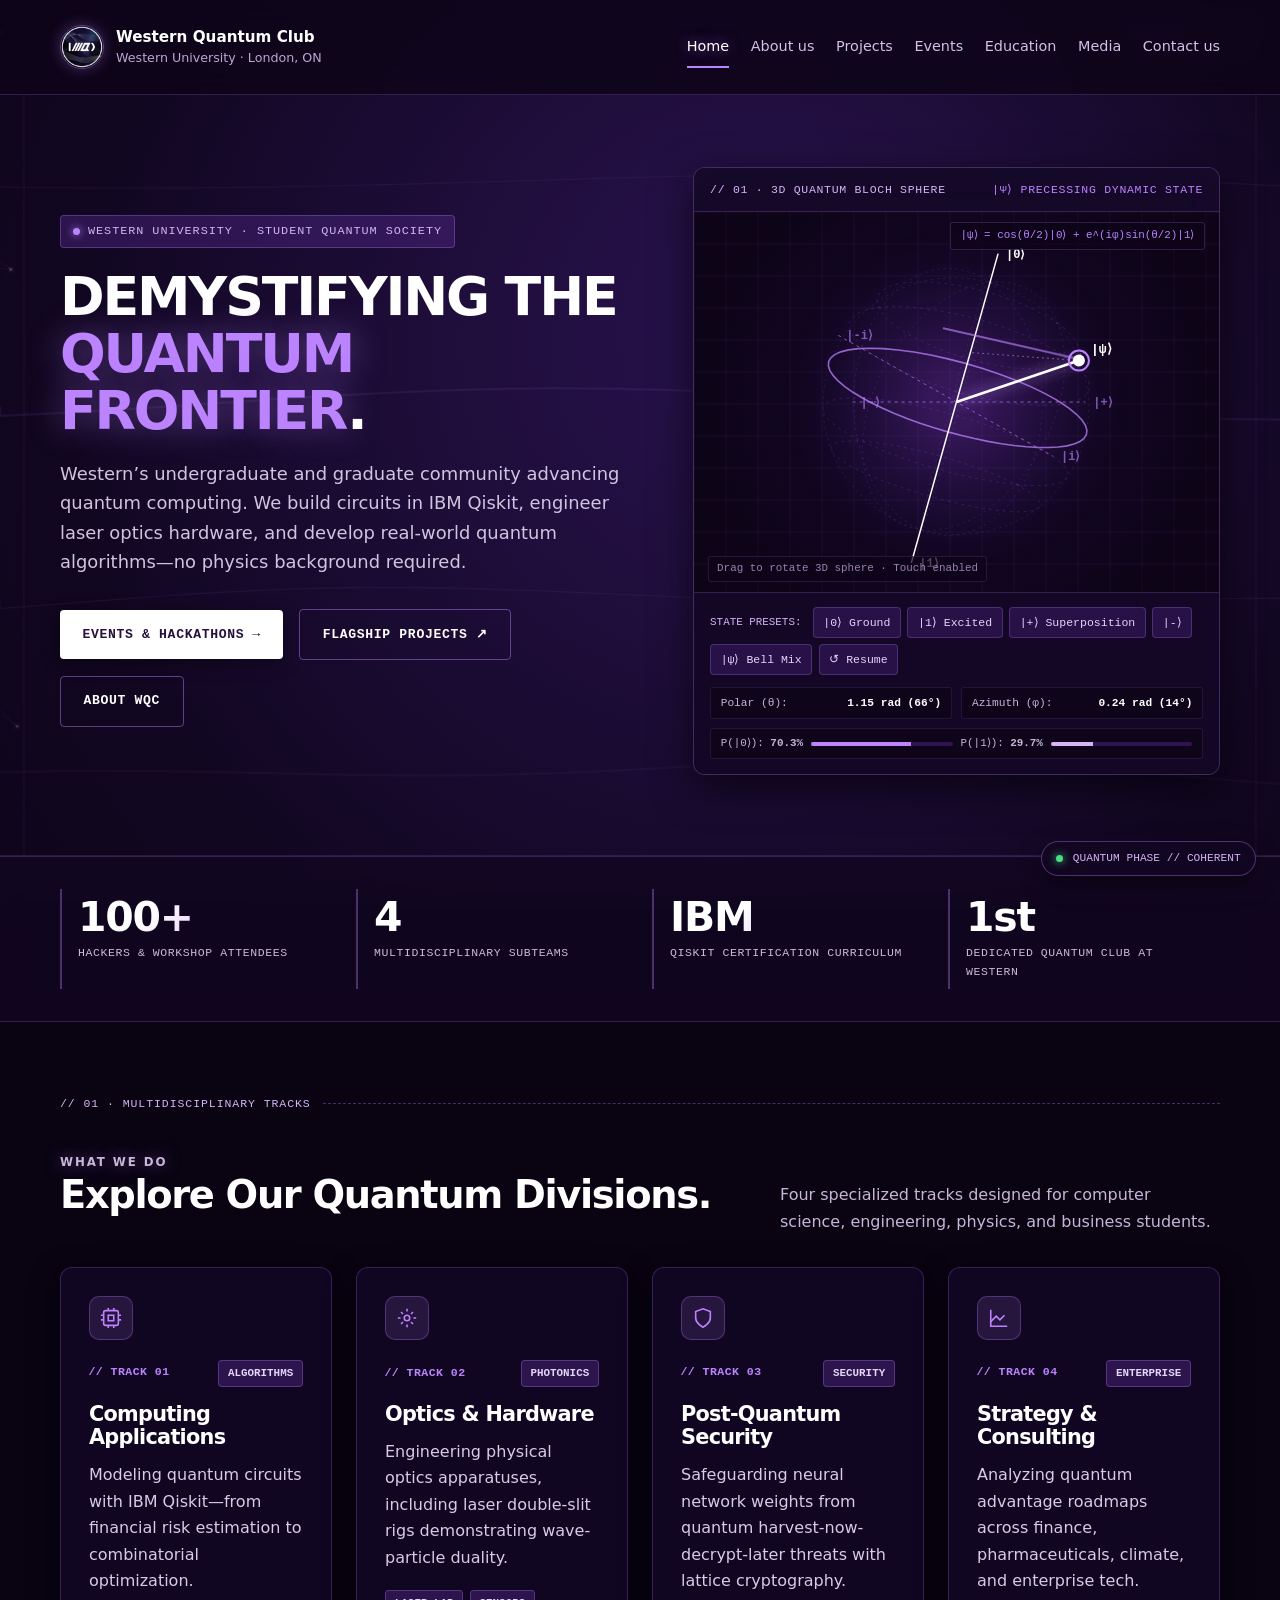
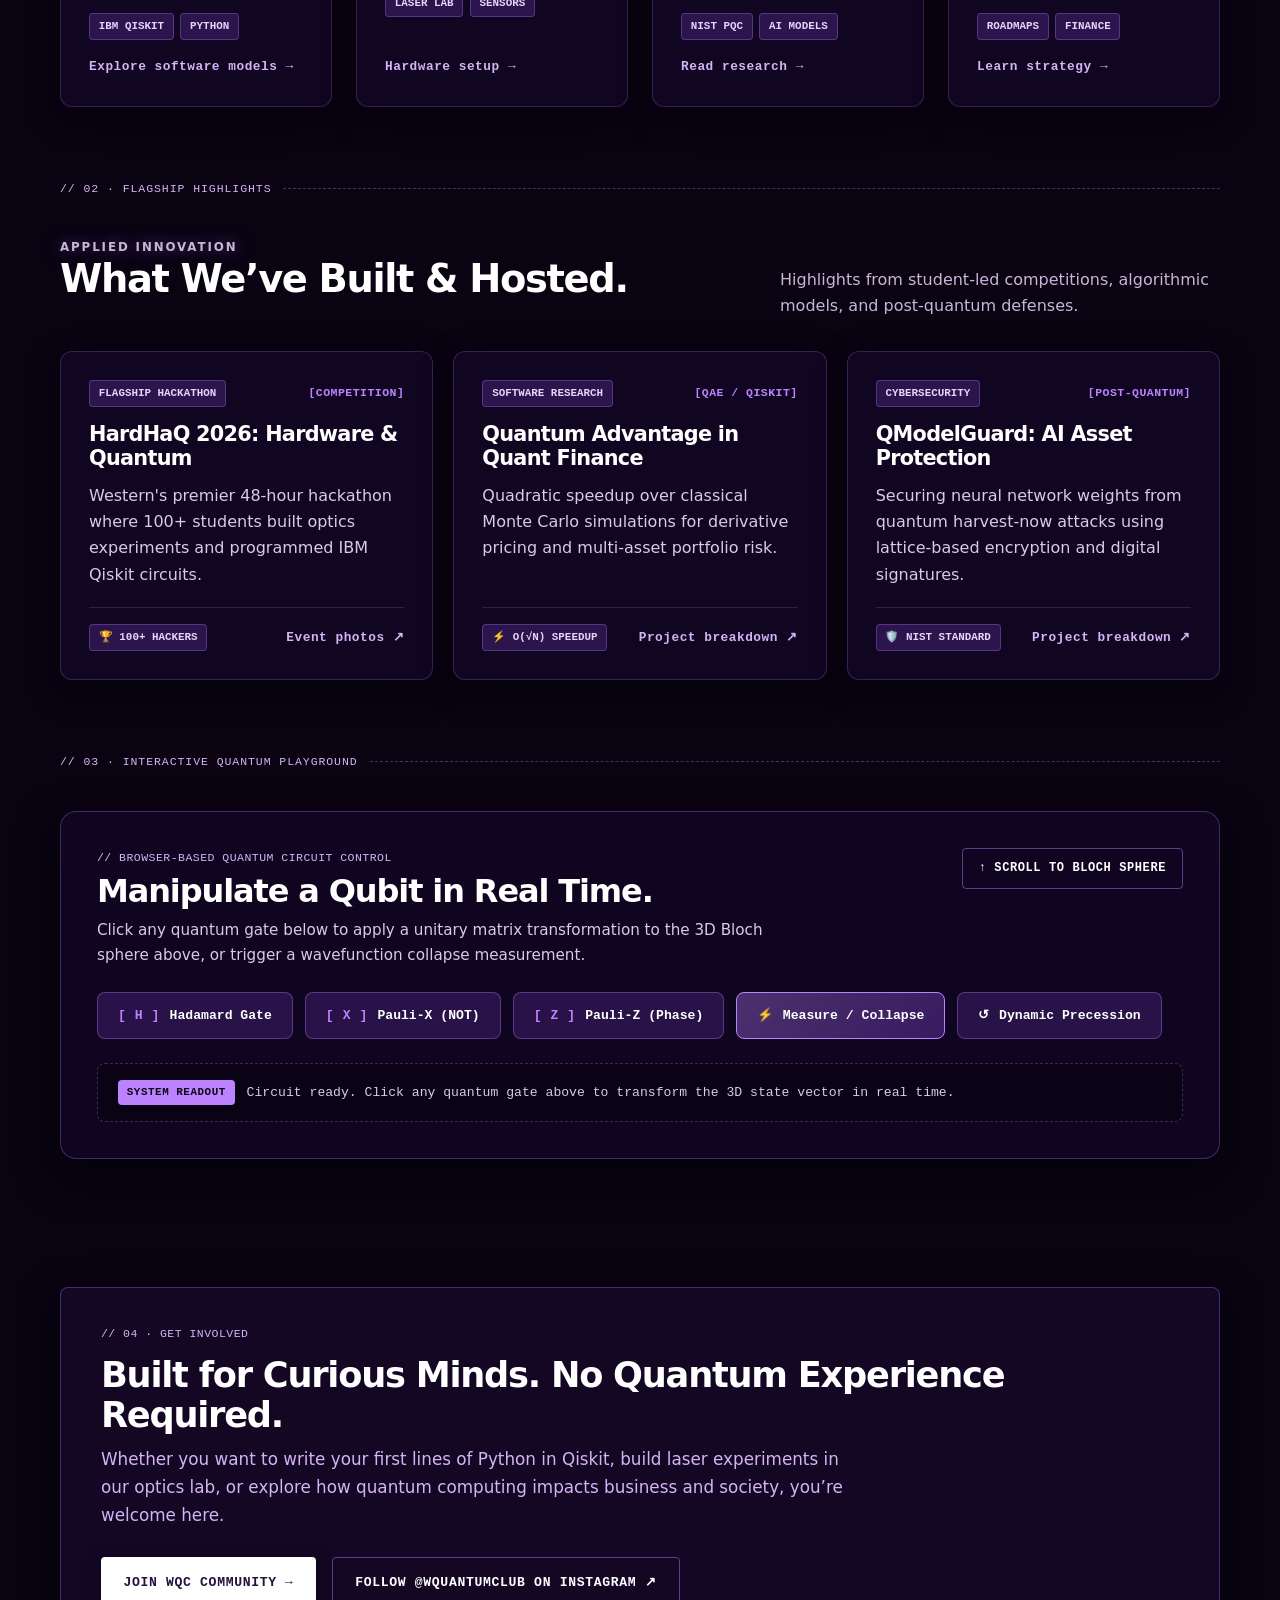
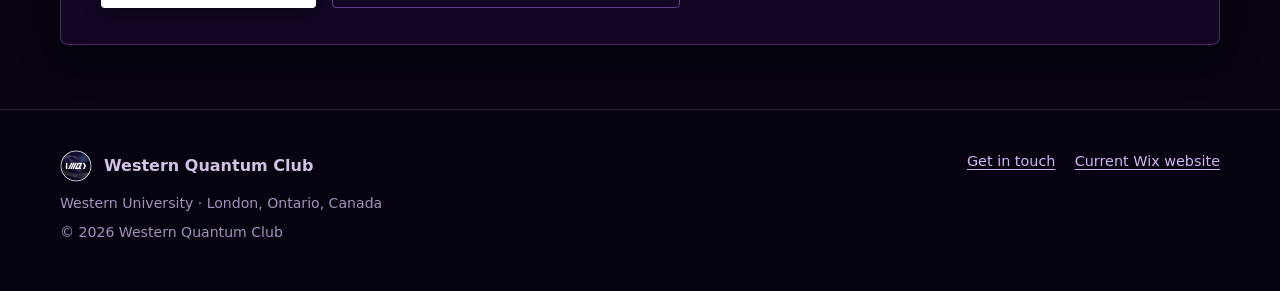
<file: index.html>
<!doctype html>
<html lang="en">
<head>
  <meta charset="utf-8">
  <meta name="viewport" content="width=device-width, initial-scale=1">
  <title>Home | Western Quantum Club</title>
  <meta name="description" content="Explore quantum computing with Western Quantum Club at Western University. Engineering quantum algorithms, Qiskit modeling, and research.">
  <link rel="stylesheet" href="assets/css/styles.css">
  <script src="assets/js/site.js" defer></script>
  <script src="assets/js/quantum-scroll-bg.js" defer></script>
  <script src="assets/js/bloch-sphere.js" defer></script>
</head>
<body data-page="home">
  <!-- Dynamic Full-Page Background Quantum Engine (Reacts to scroll & cursor) -->
  <canvas id="quantum-scroll-bg" aria-hidden="true"></canvas>

  <a class="skip-link" href="#main">Skip to content</a>
  <header id="site-header" class="site-header"></header>

  <main id="main" tabindex="-1">
    
    <!-- Hero Section: Waterloo Defence-inspired Quantum Visualizer -->
    <section class="hero-quantum" aria-labelledby="hero-heading">
      <div class="container hero-quantum-grid">
        
        <!-- Left: Copy & Actions -->
        <div>
          <div class="tech-tag">
            <span aria-hidden="true" style="display:inline-block;width:7px;height:7px;border-radius:50%;background:#bc83ff;box-shadow:0 0 8px #bc83ff;"></span>
            <span>Western University · Student Quantum Society</span>
          </div>
          
          <h1 id="hero-heading" class="hero-title-tech">
            Demystifying the <br>
            <span>Quantum Frontier</span>.
          </h1>
          
          <p class="hero-lead-tech">
            Western’s undergraduate and graduate community advancing quantum computing. We build circuits in IBM Qiskit, engineer laser optics hardware, and develop real-world quantum algorithms—no physics background required.
          </p>
          
          <div class="tech-actions">
            <a class="btn-tech" href="events/">Events &amp; Hackathons <span aria-hidden="true">→</span></a>
            <a class="btn-tech-outline" href="projects/">Flagship Projects ↗</a>
            <a class="btn-tech-outline" href="about/">About WQC</a>
          </div>
        </div>

        <!-- Right: Interactive 3D Bloch Sphere Visualizer -->
        <div class="bloch-box" aria-label="Interactive 3D Bloch Sphere Simulation">
          <div class="bloch-header">
            <span>// 01 · 3D Quantum Bloch Sphere</span>
            <span id="bloch-state-text" style="color:var(--accent-violet);">|ψ⟩ Precessing Dynamic State</span>
          </div>

          <div class="bloch-canvas-container">
            <canvas id="bloch-canvas" aria-label="3D Bloch Sphere Canvas"></canvas>
            <div class="bloch-hud-hint">Drag to rotate 3D sphere · Touch enabled</div>
            <div class="bloch-hud-readout">|ψ⟩ = cos(θ/2)|0⟩ + e^(iφ)sin(θ/2)|1⟩</div>
          </div>

          <div class="bloch-footer-controls">
            <!-- Preset State Buttons -->
            <div class="bloch-presets-bar">
              <span class="bloch-presets-label">State Presets:</span>
              <button type="button" class="preset-chip" data-bloch-preset="zero">|0⟩ Ground</button>
              <button type="button" class="preset-chip" data-bloch-preset="one">|1⟩ Excited</button>
              <button type="button" class="preset-chip" data-bloch-preset="plus">|+⟩ Superposition</button>
              <button type="button" class="preset-chip" data-bloch-preset="minus">|-⟩</button>
              <button type="button" class="preset-chip" data-bloch-preset="super">|ψ⟩ Bell Mix</button>
              <button type="button" class="preset-chip" id="bloch-resume-anim">↺ Resume</button>
            </div>

            <!-- Live Telemetry Readout -->
            <div class="bloch-telemetry-grid">
              <div class="telemetry-row">
                <span>Polar (θ):</span>
                <span class="telemetry-val" id="bloch-theta-val">1.05 rad (60°)</span>
              </div>
              <div class="telemetry-row">
                <span>Azimuth (φ):</span>
                <span class="telemetry-val" id="bloch-phi-val">0.79 rad (45°)</span>
              </div>
              <div class="telemetry-row" style="grid-column: span 2;">
                <div class="prob-meter">
                  <span style="font-size:0.68rem;min-width:55px;">P(|0⟩): <strong id="bloch-p0-val">75.0%</strong></span>
                  <div class="meter-track"><div id="bloch-p0-bar" class="meter-fill" style="width:75%;"></div></div>
                  <span style="font-size:0.68rem;min-width:55px;text-align:right;">P(|1⟩): <strong id="bloch-p1-val">25.0%</strong></span>
                  <div class="meter-track"><div id="bloch-p1-bar" class="meter-fill" style="width:25%;background:#d4b4f5;"></div></div>
                </div>
              </div>
            </div>
          </div>
        </div>

      </div>
    </section>

    <!-- Interactive Quantum Stats Strip (High-impact dynamic numbers, replacing static text strip) -->
    <div class="quantum-stats-strip">
      <div class="container stats-grid">
        <div class="stat-card">
          <span class="stat-number">100+</span>
          <span class="stat-label">Hackers &amp; Workshop Attendees</span>
        </div>
        <div class="stat-card">
          <span class="stat-number">4</span>
          <span class="stat-label">Multidisciplinary Subteams</span>
        </div>
        <div class="stat-card">
          <span class="stat-number">IBM</span>
          <span class="stat-label">Qiskit Certification Curriculum</span>
        </div>
        <div class="stat-card">
          <span class="stat-number">1st</span>
          <span class="stat-label">Dedicated Quantum Club at Western</span>
        </div>
      </div>
    </div>

    <!-- Section 01: Core Divisions (Iconic, Scannable, No Dense Blocks) -->
    <section class="section container" aria-labelledby="subteams-heading">
      <div class="tech-divider">
        <span>// 01 · Multidisciplinary Tracks</span>
      </div>
      
      <div class="section-heading">
        <div>
          <p class="eyebrow">What We Do</p>
          <h2 id="subteams-heading">Explore Our Quantum Divisions.</h2>
        </div>
        <p>Four specialized tracks designed for computer science, engineering, physics, and business students.</p>
      </div>

      <div class="tech-card-grid">
        <!-- Track 1: Computing -->
        <article class="tech-card">
          <div class="card-icon-box">
            <svg fill="none" viewBox="0 0 24 24" stroke-width="1.75">
              <rect x="4" y="4" width="16" height="16" rx="2" />
              <rect x="9" y="9" width="6" height="6" />
              <path d="M9 1v3M15 1v3M9 20v3M15 20v3M20 9h3M20 14h3M1 9h3M1 14h3" />
            </svg>
          </div>
          <div class="card-tech-header">
            <span class="hud-mono" style="color:var(--accent-violet);font-weight:700;">// TRACK 01</span>
            <span class="badge-pill">Algorithms</span>
          </div>
          <h3>Computing Applications</h3>
          <p>Modeling quantum circuits with IBM Qiskit—from financial risk estimation to combinatorial optimization.</p>
          <div style="display:flex;gap:0.4rem;flex-wrap:wrap;margin-bottom:1rem;">
            <span class="badge-pill">IBM Qiskit</span>
            <span class="badge-pill">Python</span>
          </div>
          <a class="hud-mono" style="font-size:0.8rem;font-weight:700;margin-top:auto;" href="projects/">Explore software models <span aria-hidden="true">→</span></a>
        </article>

        <!-- Track 2: Hardware & Optics -->
        <article class="tech-card">
          <div class="card-icon-box">
            <svg fill="none" viewBox="0 0 24 24" stroke-width="1.75">
              <circle cx="12" cy="12" r="3" />
              <path d="M12 2v3m0 14v3M2 12h3m14 0h3m-3.5-6.5l-2.1 2.1m-8.8 8.8l-2.1 2.1m0-13l2.1 2.1m8.8 8.8l2.1 2.1" />
            </svg>
          </div>
          <div class="card-tech-header">
            <span class="hud-mono" style="color:var(--accent-violet);font-weight:700;">// TRACK 02</span>
            <span class="badge-pill">Photonics</span>
          </div>
          <h3>Optics &amp; Hardware</h3>
          <p>Engineering physical optics apparatuses, including laser double-slit rigs demonstrating wave-particle duality.</p>
          <div style="display:flex;gap:0.4rem;flex-wrap:wrap;margin-bottom:1rem;">
            <span class="badge-pill">Laser Lab</span>
            <span class="badge-pill">Sensors</span>
          </div>
          <a class="hud-mono" style="font-size:0.8rem;font-weight:700;margin-top:auto;" href="projects/">Hardware setup <span aria-hidden="true">→</span></a>
        </article>

        <!-- Track 3: Post-Quantum Security -->
        <article class="tech-card">
          <div class="card-icon-box">
            <svg fill="none" viewBox="0 0 24 24" stroke-width="1.75">
              <path d="M12 22s8-4 8-10V5l-8-3-8 3v7c0 6 8 10 8 10z" />
            </svg>
          </div>
          <div class="card-tech-header">
            <span class="hud-mono" style="color:var(--accent-violet);font-weight:700;">// TRACK 03</span>
            <span class="badge-pill">Security</span>
          </div>
          <h3>Post-Quantum Security</h3>
          <p>Safeguarding neural network weights from quantum harvest-now-decrypt-later threats with lattice cryptography.</p>
          <div style="display:flex;gap:0.4rem;flex-wrap:wrap;margin-bottom:1rem;">
            <span class="badge-pill">NIST PQC</span>
            <span class="badge-pill">AI Models</span>
          </div>
          <a class="hud-mono" style="font-size:0.8rem;font-weight:700;margin-top:auto;" href="projects/">Read research <span aria-hidden="true">→</span></a>
        </article>

        <!-- Track 4: Strategy & Consulting -->
        <article class="tech-card">
          <div class="card-icon-box">
            <svg fill="none" viewBox="0 0 24 24" stroke-width="1.75">
              <path d="M3 3v18h18" />
              <path d="M18 9l-5 5-4-4-6 6" />
            </svg>
          </div>
          <div class="card-tech-header">
            <span class="hud-mono" style="color:var(--accent-violet);font-weight:700;">// TRACK 04</span>
            <span class="badge-pill">Enterprise</span>
          </div>
          <h3>Strategy &amp; Consulting</h3>
          <p>Analyzing quantum advantage roadmaps across finance, pharmaceuticals, climate, and enterprise tech.</p>
          <div style="display:flex;gap:0.4rem;flex-wrap:wrap;margin-bottom:1rem;">
            <span class="badge-pill">Roadmaps</span>
            <span class="badge-pill">Finance</span>
          </div>
          <a class="hud-mono" style="font-size:0.8rem;font-weight:700;margin-top:auto;" href="about/">Learn strategy <span aria-hidden="true">→</span></a>
        </article>
      </div>
    </section>

    <!-- Section 02: Flagship Highlights (Bite-sized, High Visual Impact) -->
    <section class="section container" style="padding-top:0;" aria-labelledby="projects-heading">
      <div class="tech-divider">
        <span>// 02 · Flagship Highlights</span>
      </div>

      <div class="section-heading">
        <div>
          <p class="eyebrow">Applied Innovation</p>
          <h2 id="projects-heading">What We’ve Built &amp; Hosted.</h2>
        </div>
        <p>Highlights from student-led competitions, algorithmic models, and post-quantum defenses.</p>
      </div>

      <div class="cards" style="grid-template-columns: repeat(3, 1fr);">
        <article class="tech-card">
          <div class="card-tech-header">
            <span class="badge-pill">Flagship Hackathon</span>
            <span class="hud-mono" style="color:var(--accent-violet);font-weight:bold;">[COMPETITION]</span>
          </div>
          <h3>HardHaQ 2026: Hardware &amp; Quantum</h3>
          <p>Western's premier 48-hour hackathon where 100+ students built optics experiments and programmed IBM Qiskit circuits.</p>
          <div style="margin-top:auto;display:flex;justify-content:space-between;align-items:center;padding-top:1rem;border-top:1px solid rgba(188,131,255,0.18);">
            <span class="badge-pill">🏆 100+ Hackers</span>
            <a class="hud-mono" style="font-size:0.8rem;font-weight:700;" href="events/">Event photos <span aria-hidden="true">↗</span></a>
          </div>
        </article>

        <article class="tech-card">
          <div class="card-tech-header">
            <span class="badge-pill">Software Research</span>
            <span class="hud-mono" style="color:var(--accent-violet);font-weight:bold;">[QAE / QISKIT]</span>
          </div>
          <h3>Quantum Advantage in Quant Finance</h3>
          <p>Quadratic speedup over classical Monte Carlo simulations for derivative pricing and multi-asset portfolio risk.</p>
          <div style="margin-top:auto;display:flex;justify-content:space-between;align-items:center;padding-top:1rem;border-top:1px solid rgba(188,131,255,0.18);">
            <span class="badge-pill">⚡ O(√N) Speedup</span>
            <a class="hud-mono" style="font-size:0.8rem;font-weight:700;" href="projects/">Project breakdown <span aria-hidden="true">↗</span></a>
          </div>
        </article>

        <article class="tech-card">
          <div class="card-tech-header">
            <span class="badge-pill">Cybersecurity</span>
            <span class="hud-mono" style="color:var(--accent-violet);font-weight:bold;">[POST-QUANTUM]</span>
          </div>
          <h3>QModelGuard: AI Asset Protection</h3>
          <p>Securing neural network weights from quantum harvest-now attacks using lattice-based encryption and digital signatures.</p>
          <div style="margin-top:auto;display:flex;justify-content:space-between;align-items:center;padding-top:1rem;border-top:1px solid rgba(188,131,255,0.18);">
            <span class="badge-pill">🛡️ NIST Standard</span>
            <a class="hud-mono" style="font-size:0.8rem;font-weight:700;" href="projects/">Project breakdown <span aria-hidden="true">↗</span></a>
          </div>
        </article>
      </div>
    </section>

    <!-- Section 03: Hands-On Interactive Quantum Gate Playground -->
    <section class="section container" style="padding-top:0;" aria-labelledby="playground-heading">
      <div class="tech-divider">
        <span>// 03 · Interactive Quantum Playground</span>
      </div>

      <div class="gate-playground-box">
        <div style="display:flex;justify-content:space-between;align-items:flex-start;flex-wrap:wrap;gap:1rem;">
          <div>
            <div class="hud-mono" style="font-size:0.72rem;color:var(--accent-lilac);text-transform:uppercase;margin-bottom:0.4rem;">
              // BROWSER-BASED QUANTUM CIRCUIT CONTROL
            </div>
            <h2 id="playground-heading" style="color:#ffffff;font-size:clamp(1.5rem,2.8vw,2rem);margin:0 0 0.5rem;">
              Manipulate a Qubit in Real Time.
            </h2>
            <p style="color:#d8caea;font-size:0.95rem;max-width:680px;margin:0;">
              Click any quantum gate below to apply a unitary matrix transformation to the 3D Bloch sphere above, or trigger a wavefunction collapse measurement.
            </p>
          </div>
          <a class="btn-tech-outline" href="#hero-heading" style="font-size:0.75rem;padding:0.6rem 1rem;">
            ↑ Scroll to Bloch Sphere
          </a>
        </div>

        <div class="gate-controls-bar">
          <button type="button" class="btn-gate" data-bloch-gate="h" title="Puts qubit into equal superposition">
            <span class="hud-mono" style="color:var(--accent-violet);">[ H ]</span>
            <span>Hadamard Gate</span>
          </button>
          <button type="button" class="btn-gate" data-bloch-gate="x" title="Inverts state between ground and excited">
            <span class="hud-mono" style="color:var(--accent-violet);">[ X ]</span>
            <span>Pauli-X (NOT)</span>
          </button>
          <button type="button" class="btn-gate" data-bloch-gate="z" title="Introduces relative phase shift">
            <span class="hud-mono" style="color:var(--accent-violet);">[ Z ]</span>
            <span>Pauli-Z (Phase)</span>
          </button>
          <button type="button" class="btn-gate btn-measure" data-bloch-gate="measure" title="Simulates observer effect / Born rule collapse">
            <span>⚡</span>
            <span>Measure / Collapse</span>
          </button>
          <button type="button" class="btn-gate" data-bloch-gate="resume" title="Resumes dynamic precession">
            <span>↺</span>
            <span>Dynamic Precession</span>
          </button>
        </div>

        <div class="gate-live-output">
          <span class="gate-live-badge">SYSTEM READOUT</span>
          <span id="gate-live-text">Circuit ready. Click any quantum gate above to transform the 3D state vector in real time.</span>
        </div>
      </div>
    </section>

    <!-- Section 04: Welcoming Community Callout (Zero Block Jargon) -->
    <section class="container" style="margin-bottom:4rem;" aria-labelledby="community-heading">
      <div class="callout" style="background:rgba(22, 9, 41, 0.85);backdrop-filter:blur(14px);color:#ffffff;border:1px solid rgba(188,131,255,0.3);box-shadow:0 12px 36px rgba(0,0,0,0.5);padding:2.25rem 2.5rem;">
        <div class="hud-mono" style="font-size:0.72rem;color:var(--accent-lilac);margin-bottom:0.75rem;">// 04 · GET INVOLVED</div>
        <h2 id="community-heading" style="color:#ffffff;font-size:clamp(1.6rem,2.8vw,2.2rem);margin-bottom:0.75rem;">
          Built for Curious Minds. No Quantum Experience Required.
        </h2>
        <p style="color:#d4b4f5;max-width:760px;font-size:1.05rem;line-height:1.65;margin-bottom:1.75rem;">
          Whether you want to write your first lines of Python in Qiskit, build laser experiments in our optics lab, or explore how quantum computing impacts business and society, you’re welcome here.
        </p>
        <div style="display:flex;flex-wrap:wrap;gap:1rem;">
          <a class="btn-tech" href="contact/">Join WQC Community <span aria-hidden="true">→</span></a>
          <a class="btn-tech-outline" href="https://www.instagram.com/wquantumclub/" target="_blank" rel="noopener noreferrer">Follow @wquantumclub on Instagram ↗</a>
        </div>
      </div>
    </section>

  </main>

  <footer id="site-footer" class="site-footer"></footer>

  <!-- Floating Scroll Quantum Telemetry Status -->
  <div class="scroll-telemetry-pill" aria-hidden="true">
    <span class="scroll-indicator-dot"></span>
    <span id="hud-telemetry-text">QUANTUM PHASE // COHERENT</span>
  </div>
</body>
</html>
</file>
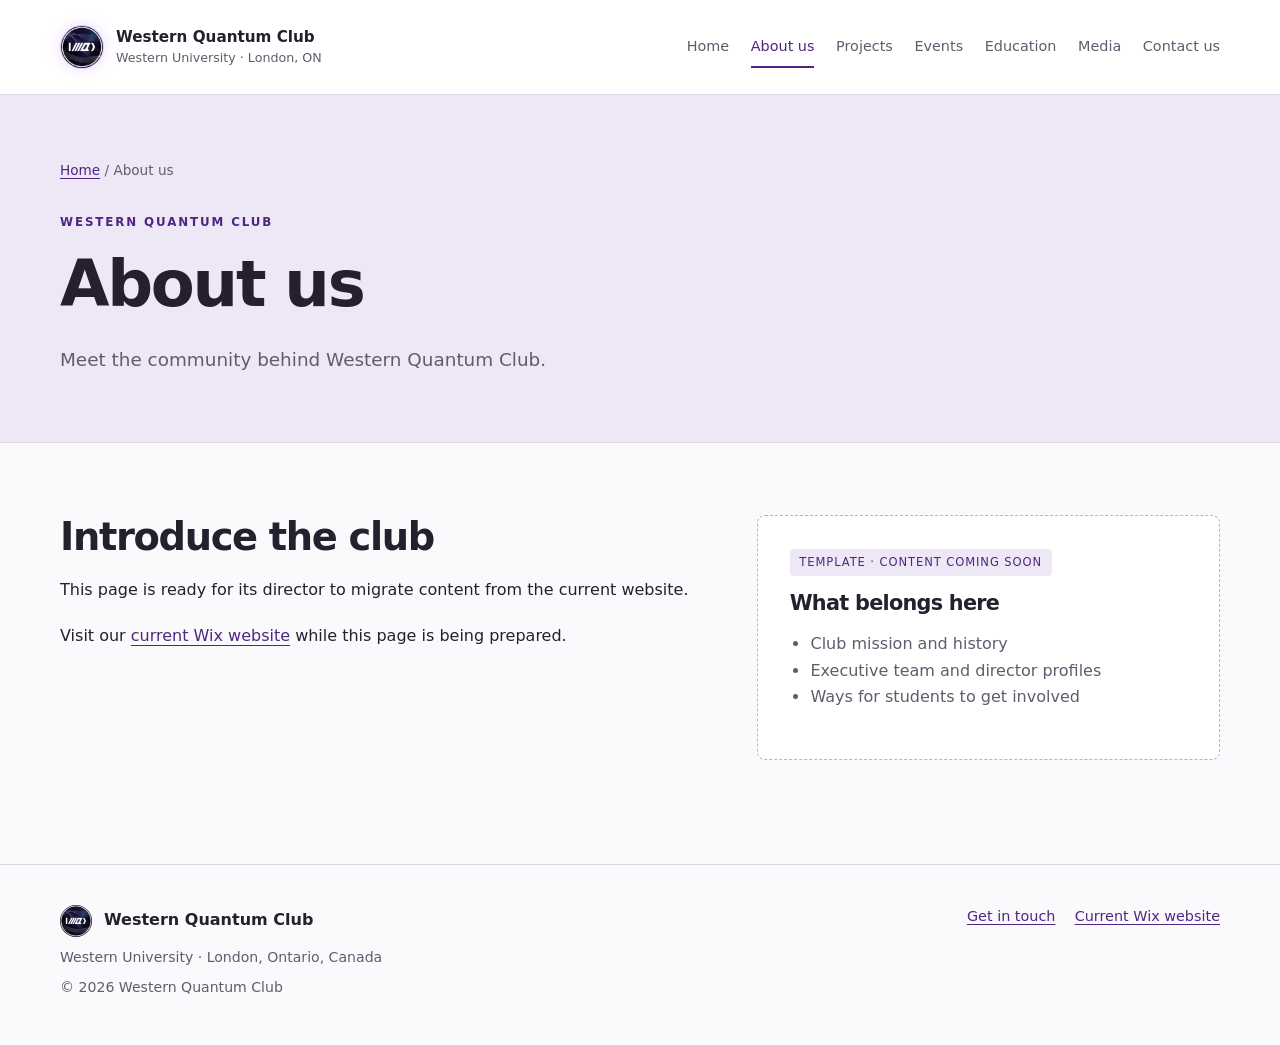
<file: about/index.html>
<!doctype html>
<html lang="en">
<head>
  <meta charset="utf-8">
  <meta name="viewport" content="width=device-width, initial-scale=1">
  <title>About us | Western Quantum Club</title>
  <meta name="description" content="Meet the community behind Western Quantum Club.">
  <link rel="stylesheet" href="../assets/css/styles.css">
  <script src="../assets/js/site.js" defer></script>
</head>
<body data-page="about">
  <a class="skip-link" href="#main">Skip to content</a>
  <header id="site-header" class="site-header"></header>
  <main id="main" tabindex="-1">
    <!-- About us owner: edit this file. Shared header/footer live in assets/js/site.js. -->
    <section class="page-intro">
      <div class="container">
        <div class="breadcrumb"><a href="../">Home</a> / About us</div>
        <p class="eyebrow">Western Quantum Club</p>
        <h1>About us</h1>
        <p class="lead">Meet the community behind Western Quantum Club.</p>
      </div>
    </section>
    <section class="section container content-grid" aria-labelledby="page-heading">
      <div><h2 id="page-heading">Introduce the club</h2><p>This page is ready for its director to migrate content from the current website.</p><p>Visit our <a href="https://www.westernquantumclub.ca/">current Wix website</a> while this page is being prepared.</p></div>
      <!-- Replace this checklist with the page’s real content before publishing. -->
      <aside class="placeholder" aria-label="Migration checklist">
        <span class="placeholder-label">Template · content coming soon</span>
        <h3>What belongs here</h3>
        <ul><li>Club mission and history</li><li>Executive team and director profiles</li><li>Ways for students to get involved</li></ul>
      </aside>
    </section>
  </main>
  <footer id="site-footer" class="site-footer"></footer>
</body>
</html>
</file>
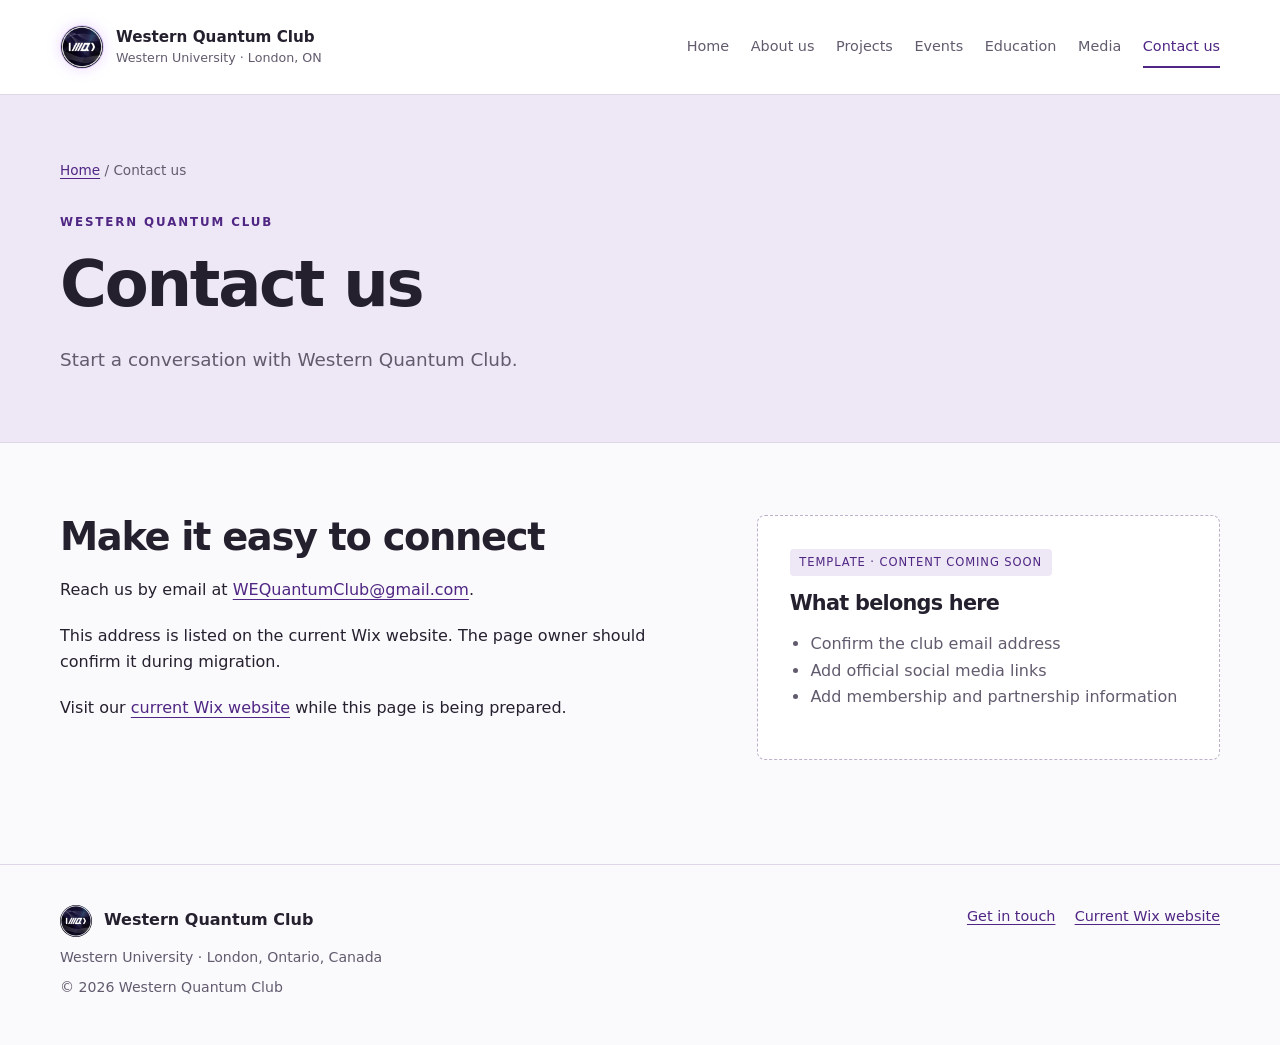
<file: contact/index.html>
<!doctype html>
<html lang="en">
<head>
  <meta charset="utf-8">
  <meta name="viewport" content="width=device-width, initial-scale=1">
  <title>Contact us | Western Quantum Club</title>
  <meta name="description" content="Start a conversation with Western Quantum Club.">
  <link rel="stylesheet" href="../assets/css/styles.css">
  <script src="../assets/js/site.js" defer></script>
</head>
<body data-page="contact">
  <a class="skip-link" href="#main">Skip to content</a>
  <header id="site-header" class="site-header"></header>
  <main id="main" tabindex="-1">
    <!-- Contact us owner: edit this file. Shared header/footer live in assets/js/site.js. -->
    <section class="page-intro">
      <div class="container">
        <div class="breadcrumb"><a href="../">Home</a> / Contact us</div>
        <p class="eyebrow">Western Quantum Club</p>
        <h1>Contact us</h1>
        <p class="lead">Start a conversation with Western Quantum Club.</p>
      </div>
    </section>
    <section class="section container content-grid" aria-labelledby="page-heading">
      <div><h2 id="page-heading">Make it easy to connect</h2><p>Reach us by email at <a href="mailto:WEQuantumClub@gmail.com">WEQuantumClub@gmail.com</a>.</p><p>This address is listed on the current Wix website. The page owner should confirm it during migration.</p><p>Visit our <a href="https://www.westernquantumclub.ca/">current Wix website</a> while this page is being prepared.</p></div>
      <!-- Replace this checklist with the page’s real content before publishing. -->
      <aside class="placeholder" aria-label="Migration checklist">
        <span class="placeholder-label">Template · content coming soon</span>
        <h3>What belongs here</h3>
        <ul><li>Confirm the club email address</li><li>Add official social media links</li><li>Add membership and partnership information</li></ul>
      </aside>
    </section>
  </main>
  <footer id="site-footer" class="site-footer"></footer>
</body>
</html>
</file>
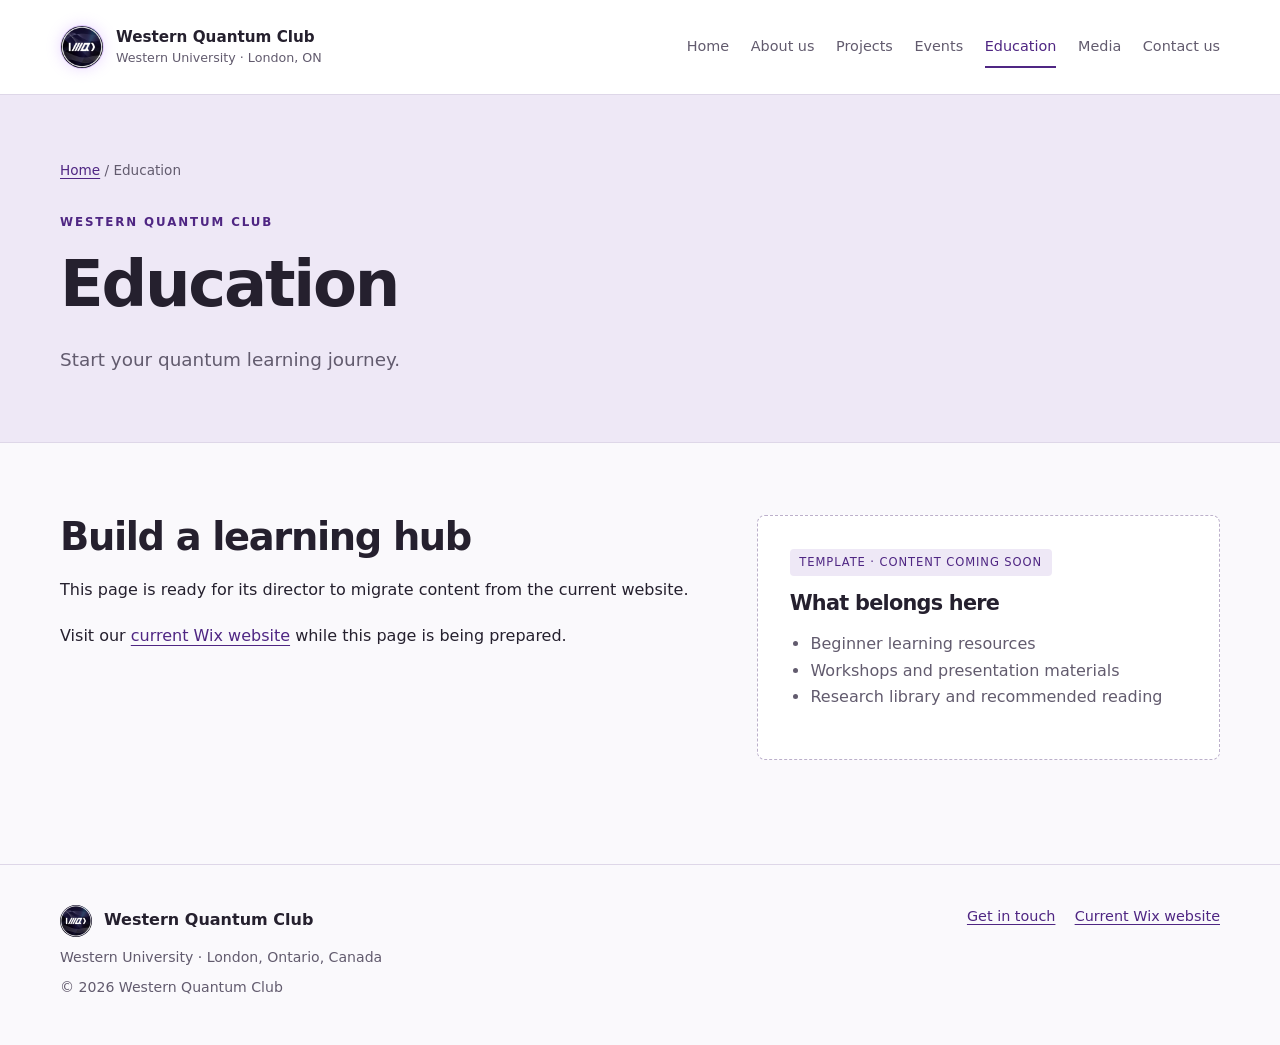
<file: education/index.html>
<!doctype html>
<html lang="en">
<head>
  <meta charset="utf-8">
  <meta name="viewport" content="width=device-width, initial-scale=1">
  <title>Education | Western Quantum Club</title>
  <meta name="description" content="Start your quantum learning journey.">
  <link rel="stylesheet" href="../assets/css/styles.css">
  <script src="../assets/js/site.js" defer></script>
</head>
<body data-page="education">
  <a class="skip-link" href="#main">Skip to content</a>
  <header id="site-header" class="site-header"></header>
  <main id="main" tabindex="-1">
    <!-- Education owner: edit this file. Shared header/footer live in assets/js/site.js. -->
    <section class="page-intro">
      <div class="container">
        <div class="breadcrumb"><a href="../">Home</a> / Education</div>
        <p class="eyebrow">Western Quantum Club</p>
        <h1>Education</h1>
        <p class="lead">Start your quantum learning journey.</p>
      </div>
    </section>
    <section class="section container content-grid" aria-labelledby="page-heading">
      <div><h2 id="page-heading">Build a learning hub</h2><p>This page is ready for its director to migrate content from the current website.</p><p>Visit our <a href="https://www.westernquantumclub.ca/">current Wix website</a> while this page is being prepared.</p></div>
      <!-- Replace this checklist with the page’s real content before publishing. -->
      <aside class="placeholder" aria-label="Migration checklist">
        <span class="placeholder-label">Template · content coming soon</span>
        <h3>What belongs here</h3>
        <ul><li>Beginner learning resources</li><li>Workshops and presentation materials</li><li>Research library and recommended reading</li></ul>
      </aside>
    </section>
  </main>
  <footer id="site-footer" class="site-footer"></footer>
</body>
</html>
</file>
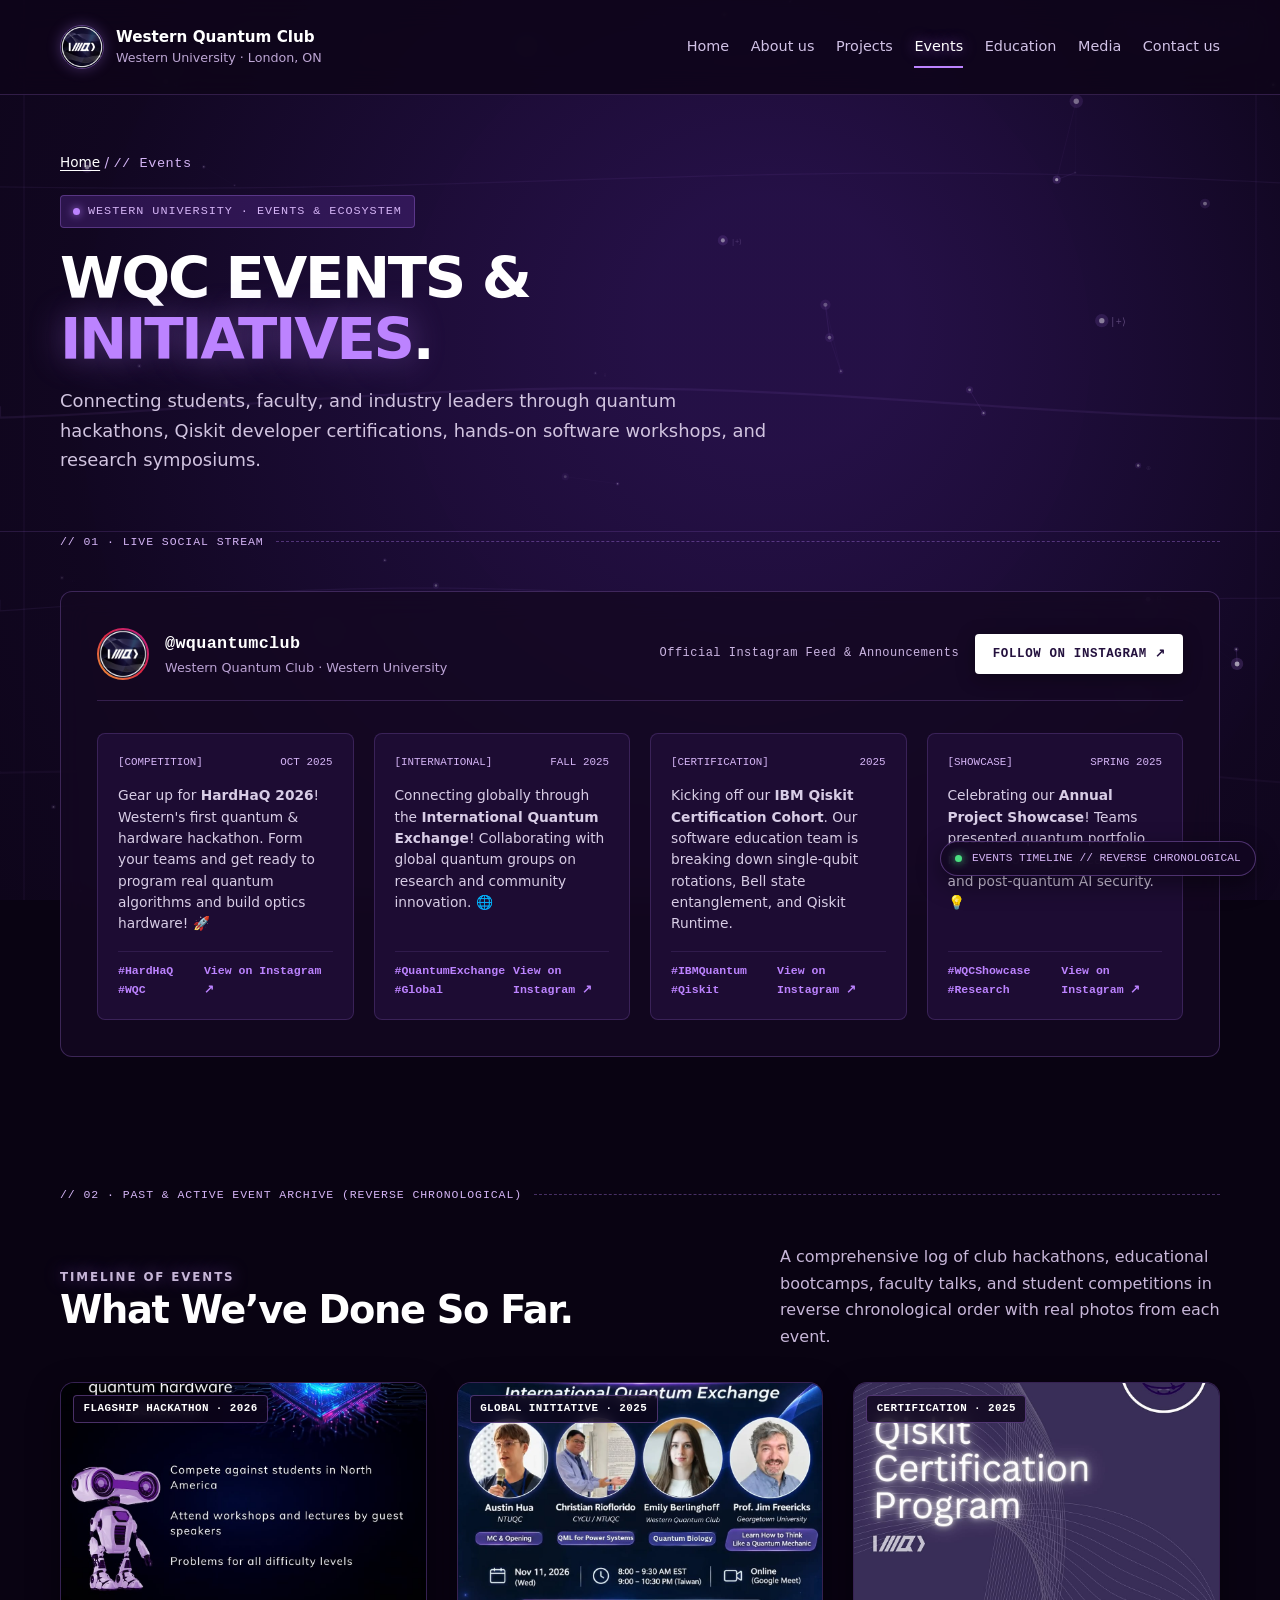
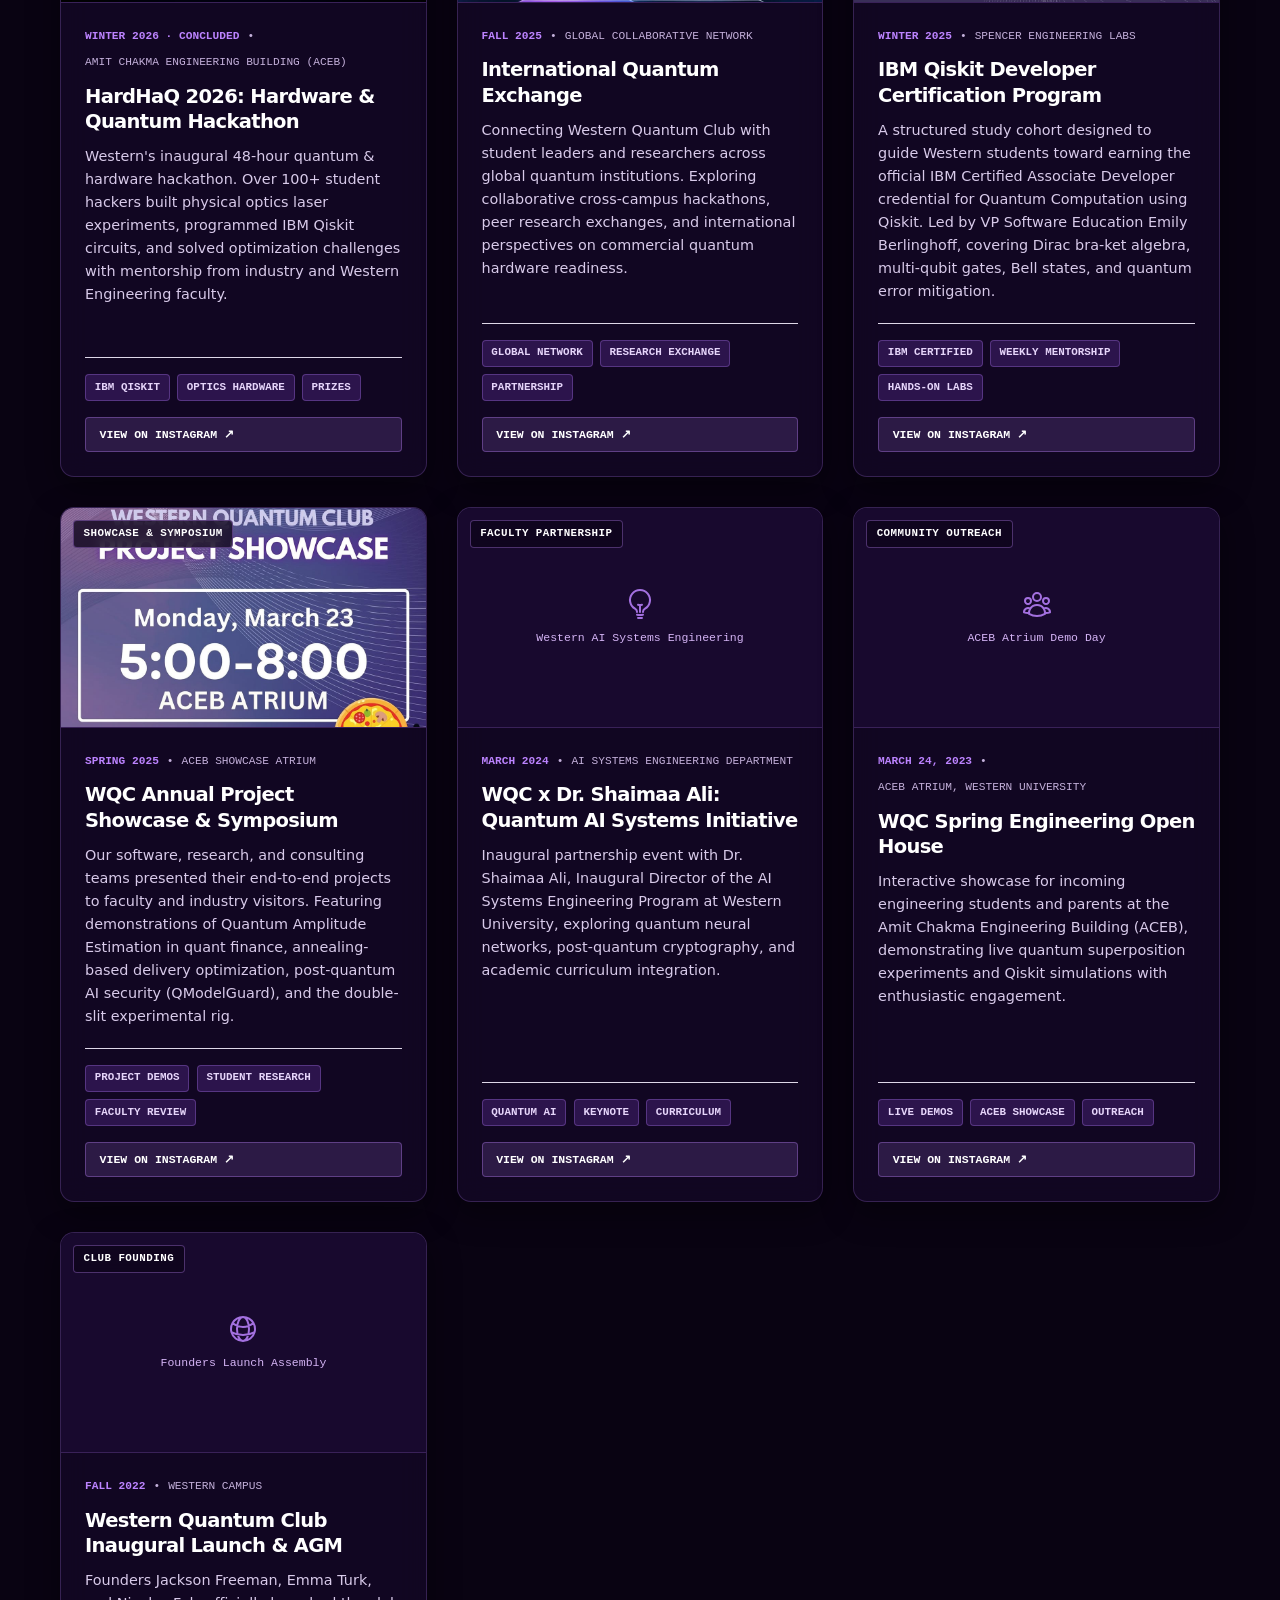
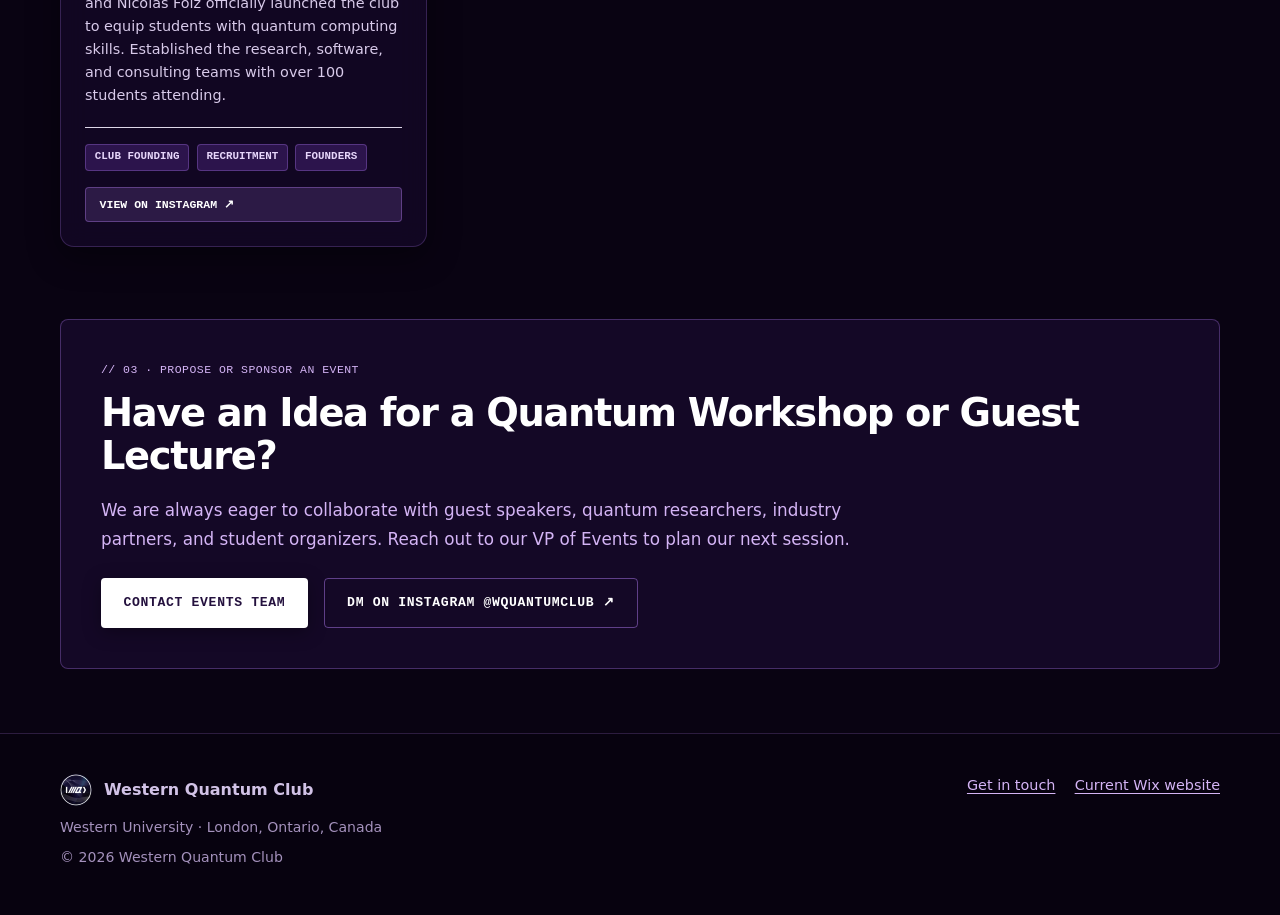
<file: events/index.html>
<!doctype html>
<html lang="en">
<head>
  <meta charset="utf-8">
  <meta name="viewport" content="width=device-width, initial-scale=1">
  <title>Events | Western Quantum Club</title>
  <meta name="description" content="Explore upcoming and past events, hackathons, Qiskit certification cohorts, and Instagram updates from Western Quantum Club at Western University.">
  <link rel="stylesheet" href="../assets/css/styles.css">
  <script src="../assets/js/site.js" defer></script>
  <script src="../assets/js/quantum-scroll-bg.js" defer></script>
</head>
<body data-page="events">
  <!-- Dynamic Full-Page Background Quantum Engine (Color transitions as you scroll) -->
  <canvas id="quantum-scroll-bg" aria-hidden="true"></canvas>

  <a class="skip-link" href="#main">Skip to content</a>
  <header id="site-header" class="site-header"></header>

  <main id="main" tabindex="-1">

    <!-- Page Header (Technical Waterloo Defence Style) -->
    <section class="hero-quantum" style="padding: 3.5rem 0 3.5rem;" aria-labelledby="events-heading">
      <div class="container">
        <div class="breadcrumb" style="color:var(--accent-lilac);margin-bottom:1.25rem;">
          <a href="../" style="color:#ffffff;">Home</a> / <span class="hud-mono">// Events</span>
        </div>
        
        <div class="tech-tag">
          <span aria-hidden="true" style="display:inline-block;width:7px;height:7px;border-radius:50%;background:#bc83ff;box-shadow:0 0 8px #bc83ff;"></span>
          <span>Western University · Events &amp; Ecosystem</span>
        </div>

        <h1 id="events-heading" class="hero-title-tech" style="font-size:clamp(2.4rem, 4.5vw, 3.6rem);margin-bottom:1rem;">
          WQC Events &amp; <span>Initiatives</span>.
        </h1>
        
        <p class="hero-lead-tech" style="max-width:720px;margin-bottom:0;">
          Connecting students, faculty, and industry leaders through quantum hackathons, Qiskit developer certifications, hands-on software workshops, and research symposiums.
        </p>
      </div>
    </section>


    <!-- Instagram Feed Showcase Section -->
    <section class="section container" style="padding-top:0;" aria-labelledby="insta-heading">
      <div class="tech-divider">
        <span>// 01 · Live Social Stream</span>
      </div>

      <div class="insta-showcase" style="background:rgba(20, 8, 34, 0.82); backdrop-filter:blur(14px);">
        <div class="insta-header">
          <div class="insta-profile-lockup">
            <div class="insta-avatar">
              <img src="../assets/images/wqc-logo.png" alt="WQC Profile Logo" style="width:100%;height:100%;border-radius:50%;object-fit:cover;">
            </div>
            <div>
              <div class="hud-mono" style="font-size:1.05rem; font-weight:700; color:#ffffff; letter-spacing:0.02em;">
                @wquantumclub
              </div>
              <div style="font-size:0.8rem; color:#bda4d6;">
                Western Quantum Club · Western University
              </div>
            </div>
          </div>

          <div style="display:flex; align-items:center; gap:1rem;">
            <span class="hud-mono" style="font-size:0.75rem; color:#cbb5e2; max-md:hidden;">
              Official Instagram Feed &amp; Announcements
            </span>
            <a class="btn-tech" href="https://www.instagram.com/wquantumclub/" target="_blank" rel="noopener noreferrer" style="padding:0.6rem 1.1rem; font-size:0.78rem;">
              Follow on Instagram <span aria-hidden="true">↗</span>
            </a>
          </div>
        </div>

        <!-- Curated Grid of Real Club Updates -->
        <div class="insta-feed-grid">
          
          <a class="insta-card" href="https://www.instagram.com/p/Ddg8DGSxSz9/" target="_blank" rel="noopener noreferrer">
            <div>
              <div class="insta-card-header">
                <span>[COMPETITION]</span>
                <span>OCT 2025</span>
              </div>
              <p class="insta-card-caption">
                Gear up for <strong>HardHaQ 2026</strong>! Western's first quantum &amp; hardware hackathon. Form your teams and get ready to program real quantum algorithms and build optics hardware! 🚀
              </p>
            </div>
            <div class="insta-card-footer">
              <span>#HardHaQ #WQC</span>
              <span>View on Instagram ↗</span>
            </div>
          </a>

          <a class="insta-card" href="https://www.instagram.com/p/DfV39sTRHZ7/" target="_blank" rel="noopener noreferrer">
            <div>
              <div class="insta-card-header">
                <span>[INTERNATIONAL]</span>
                <span>FALL 2025</span>
              </div>
              <p class="insta-card-caption">
                Connecting globally through the <strong>International Quantum Exchange</strong>! Collaborating with global quantum groups on research and community innovation. 🌐
              </p>
            </div>
            <div class="insta-card-footer">
              <span>#QuantumExchange #Global</span>
              <span>View on Instagram ↗</span>
            </div>
          </a>

          <a class="insta-card" href="https://www.instagram.com/p/DRUiWG0Ec3z/" target="_blank" rel="noopener noreferrer">
            <div>
              <div class="insta-card-header">
                <span>[CERTIFICATION]</span>
                <span>2025</span>
              </div>
              <p class="insta-card-caption">
                Kicking off our <strong>IBM Qiskit Certification Cohort</strong>. Our software education team is breaking down single-qubit rotations, Bell state entanglement, and Qiskit Runtime.
              </p>
            </div>
            <div class="insta-card-footer">
              <span>#IBMQuantum #Qiskit</span>
              <span>View on Instagram ↗</span>
            </div>
          </a>

          <a class="insta-card" href="https://www.instagram.com/p/DWMYRFbkTTo/" target="_blank" rel="noopener noreferrer">
            <div>
              <div class="insta-card-header">
                <span>[SHOWCASE]</span>
                <span>SPRING 2025</span>
              </div>
              <p class="insta-card-caption">
                Celebrating our <strong>Annual Project Showcase</strong>! Teams presented quantum portfolio models, routing annealing, and post-quantum AI security. 💡
              </p>
            </div>
            <div class="insta-card-footer">
              <span>#WQCShowcase #Research</span>
              <span>View on Instagram ↗</span>
            </div>
          </a>

        </div>
      </div>
    </section>

    <!-- Reverse Chronological Event Archive with Real Instagram Photos & Links -->
    <section class="section container" style="padding-top:0;" aria-labelledby="archive-heading">
      <div class="tech-divider">
        <span>// 02 · Past &amp; Active Event Archive (Reverse Chronological)</span>
      </div>

      <div class="section-heading">
        <div>
          <p class="eyebrow">Timeline of Events</p>
          <h2 id="archive-heading">What We’ve Done So Far.</h2>
        </div>
        <p>A comprehensive log of club hackathons, educational bootcamps, faculty talks, and student competitions in reverse chronological order with real photos from each event.</p>
      </div>

      <div class="event-card-grid">

        <!-- Event 1: HardHaQ 2026 -->
        <article class="event-box">
          <div class="event-photo-container">
            <span class="event-photo-badge">Flagship Hackathon · 2026</span>
            <img src="../assets/images/events/hardhaq-2026.jpg" alt="HardHaQ 2026 Hackathon" class="event-photo">
          </div>
          <div class="event-box-content">
            <div class="event-meta">
              <span class="event-date">Winter 2026 · Concluded</span>
              <span>•</span>
              <span>Amit Chakma Engineering Building (ACEB)</span>
            </div>
            <h3>HardHaQ 2026: Hardware &amp; Quantum Hackathon</h3>
            <p>
              Western's inaugural 48-hour quantum &amp; hardware hackathon. Over 100+ student hackers built physical optics laser experiments, programmed IBM Qiskit circuits, and solved optimization challenges with mentorship from industry and Western Engineering faculty.
            </p>
            <div class="event-tags-row">
              <span class="badge-pill">IBM Qiskit</span>
              <span class="badge-pill">Optics Hardware</span>
              <span class="badge-pill">Prizes</span>
            </div>
            <a href="https://www.instagram.com/p/Ddg8DGSxSz9/" target="_blank" rel="noopener noreferrer" class="btn-insta-post">
              <span>View on Instagram</span> <span aria-hidden="true">↗</span>
            </a>
          </div>
        </article>

        <!-- Event 2: International Quantum Exchange -->
        <article class="event-box">
          <div class="event-photo-container">
            <span class="event-photo-badge">Global Initiative · 2025</span>
            <img src="../assets/images/events/quantum-exchange.jpg" alt="International Quantum Exchange" class="event-photo">
          </div>
          <div class="event-box-content">
            <div class="event-meta">
              <span class="event-date">Fall 2025</span>
              <span>•</span>
              <span>Global Collaborative Network</span>
            </div>
            <h3>International Quantum Exchange</h3>
            <p>
              Connecting Western Quantum Club with student leaders and researchers across global quantum institutions. Exploring collaborative cross-campus hackathons, peer research exchanges, and international perspectives on commercial quantum hardware readiness.
            </p>
            <div class="event-tags-row">
              <span class="badge-pill">Global Network</span>
              <span class="badge-pill">Research Exchange</span>
              <span class="badge-pill">Partnership</span>
            </div>
            <a href="https://www.instagram.com/p/DfV39sTRHZ7/" target="_blank" rel="noopener noreferrer" class="btn-insta-post">
              <span>View on Instagram</span> <span aria-hidden="true">↗</span>
            </a>
          </div>
        </article>

        <!-- Event 3: Qiskit 2025 Developer Certification Program -->
        <article class="event-box">
          <div class="event-photo-container">
            <span class="event-photo-badge">Certification · 2025</span>
            <img src="../assets/images/events/qiskit-2025.jpg" alt="IBM Qiskit 2025 Certification Cohort" class="event-photo">
          </div>
          <div class="event-box-content">
            <div class="event-meta">
              <span class="event-date">Winter 2025</span>
              <span>•</span>
              <span>Spencer Engineering Labs</span>
            </div>
            <h3>IBM Qiskit Developer Certification Program</h3>
            <p>
              A structured study cohort designed to guide Western students toward earning the official IBM Certified Associate Developer credential for Quantum Computation using Qiskit. Led by VP Software Education Emily Berlinghoff, covering Dirac bra-ket algebra, multi-qubit gates, Bell states, and quantum error mitigation.
            </p>
            <div class="event-tags-row">
              <span class="badge-pill">IBM Certified</span>
              <span class="badge-pill">Weekly Mentorship</span>
              <span class="badge-pill">Hands-on Labs</span>
            </div>
            <a href="https://www.instagram.com/p/DRUiWG0Ec3z/" target="_blank" rel="noopener noreferrer" class="btn-insta-post">
              <span>View on Instagram</span> <span aria-hidden="true">↗</span>
            </a>
          </div>
        </article>

        <!-- Event 4: WQC Annual Project Showcase & Symposium -->
        <article class="event-box">
          <div class="event-photo-container">
            <span class="event-photo-badge">Showcase &amp; Symposium</span>
            <img src="../assets/images/events/project-showcase.jpg" alt="WQC Project Showcase" class="event-photo">
          </div>
          <div class="event-box-content">
            <div class="event-meta">
              <span class="event-date">Spring 2025</span>
              <span>•</span>
              <span>ACEB Showcase Atrium</span>
            </div>
            <h3>WQC Annual Project Showcase &amp; Symposium</h3>
            <p>
              Our software, research, and consulting teams presented their end-to-end projects to faculty and industry visitors. Featuring demonstrations of Quantum Amplitude Estimation in quant finance, annealing-based delivery optimization, post-quantum AI security (QModelGuard), and the double-slit experimental rig.
            </p>
            <div class="event-tags-row">
              <span class="badge-pill">Project Demos</span>
              <span class="badge-pill">Student Research</span>
              <span class="badge-pill">Faculty Review</span>
            </div>
            <a href="https://www.instagram.com/p/DWMYRFbkTTo/" target="_blank" rel="noopener noreferrer" class="btn-insta-post">
              <span>View on Instagram</span> <span aria-hidden="true">↗</span>
            </a>
          </div>
        </article>

        <!-- Event 5: WQC x Dr. Shaimaa Ali -->
        <article class="event-box">
          <div class="event-photo-container">
            <span class="event-photo-badge">Faculty Partnership</span>
            <div class="event-photo-placeholder">
              <svg fill="none" viewBox="0 0 24 24" stroke-width="1.5" stroke="currentColor">
                <path stroke-linecap="round" stroke-linejoin="round" d="M12 18v-5.25m0 0a6.01 6.01 0 0 0 1.5-.189m-1.5.189a6.01 6.01 0 0 1-1.5-.189m3.75 7.478a12.06 12.06 0 0 1-4.5 0m3.75 2.383a14.406 14.406 0 0 1-3 0M14.25 18v-.192c0-.983.658-1.823 1.508-2.316a7.5 7.5 0 1 0-7.516 0c.85.493 1.508 1.333 1.508 2.316V18" />
              </svg>
              <span>Western AI Systems Engineering</span>
            </div>
          </div>
          <div class="event-box-content">
            <div class="event-meta">
              <span class="event-date">March 2024</span>
              <span>•</span>
              <span>AI Systems Engineering Department</span>
            </div>
            <h3>WQC x Dr. Shaimaa Ali: Quantum AI Systems Initiative</h3>
            <p>
              Inaugural partnership event with Dr. Shaimaa Ali, Inaugural Director of the AI Systems Engineering Program at Western University, exploring quantum neural networks, post-quantum cryptography, and academic curriculum integration.
            </p>
            <div class="event-tags-row">
              <span class="badge-pill">Quantum AI</span>
              <span class="badge-pill">Keynote</span>
              <span class="badge-pill">Curriculum</span>
            </div>
            <a href="https://www.instagram.com/wquantumclub/" target="_blank" rel="noopener noreferrer" class="btn-insta-post">
              <span>View on Instagram</span> <span aria-hidden="true">↗</span>
            </a>
          </div>
        </article>

        <!-- Event 6: Spring Open House at ACEB -->
        <article class="event-box">
          <div class="event-photo-container">
            <span class="event-photo-badge">Community Outreach</span>
            <div class="event-photo-placeholder">
              <svg fill="none" viewBox="0 0 24 24" stroke-width="1.5" stroke="currentColor">
                <path stroke-linecap="round" stroke-linejoin="round" d="M18 18.72a9.094 9.094 0 0 0 3.741-.479 3 3 0 0 0-4.682-2.72m.94 3.198.001.031c0 .225-.012.447-.037.666A11.944 11.944 0 0 1 12 21c-2.17 0-4.207-.576-5.963-1.584A6.062 6.062 0 0 1 6 18.719m12 0a5.971 5.971 0 0 0-.941-3.197m0 0A5.995 5.995 0 0 0 12 12.75a5.995 5.995 0 0 0-5.058 2.772m0 0a3 3 0 0 0-4.681 2.72 8.986 8.986 0 0 0 3.74.477m.94-3.197a5.971 5.971 0 0 0-.94 3.197M15 6.75a3 3 0 1 1-6 0 3 3 0 0 1 6 0Zm6 3a2.25 2.25 0 1 1-4.5 0 2.25 2.25 0 0 1 4.5 0Zm-13.5 0a2.25 2.25 0 1 1-4.5 0 2.25 2.25 0 0 1 4.5 0Z" />
              </svg>
              <span>ACEB Atrium Demo Day</span>
            </div>
          </div>
          <div class="event-box-content">
            <div class="event-meta">
              <span class="event-date">March 24, 2023</span>
              <span>•</span>
              <span>ACEB Atrium, Western University</span>
            </div>
            <h3>WQC Spring Engineering Open House</h3>
            <p>
              Interactive showcase for incoming engineering students and parents at the Amit Chakma Engineering Building (ACEB), demonstrating live quantum superposition experiments and Qiskit simulations with enthusiastic engagement.
            </p>
            <div class="event-tags-row">
              <span class="badge-pill">Live Demos</span>
              <span class="badge-pill">ACEB Showcase</span>
              <span class="badge-pill">Outreach</span>
            </div>
            <a href="https://www.instagram.com/wquantumclub/" target="_blank" rel="noopener noreferrer" class="btn-insta-post">
              <span>View on Instagram</span> <span aria-hidden="true">↗</span>
            </a>
          </div>
        </article>

        <!-- Event 7: Inaugural General Meeting -->
        <article class="event-box">
          <div class="event-photo-container">
            <span class="event-photo-badge">Club Founding</span>
            <div class="event-photo-placeholder">
              <svg fill="none" viewBox="0 0 24 24" stroke-width="1.5" stroke="currentColor">
                <path stroke-linecap="round" stroke-linejoin="round" d="M12 21a9.004 9.004 0 0 0 8.716-6.747M12 21a9.004 9.004 0 0 1-8.716-6.747M12 21c2.485 0 4.5-4.03 4.5-9S14.485 3 12 3m0 18c-2.485 0-4.5-4.03-4.5-9S9.515 3 12 3m0 0a8.997 8.997 0 0 1 7.843 4.582M12 3a8.997 8.997 0 0 0-7.843 4.582m15.686 0A11.953 11.953 0 0 1 12 10.5c-2.998 0-5.74-1.1-7.843-2.918m15.686 0A8.959 8.959 0 0 1 21 12c0 .778-.099 1.533-.284 2.253m0 0A17.919 17.919 0 0 1 12 16.5c-3.162 0-6.133-.815-8.716-2.247m0 0A9.015 9.015 0 0 1 3 12c0-1.605.42-3.113 1.157-4.418" />
              </svg>
              <span>Founders Launch Assembly</span>
            </div>
          </div>
          <div class="event-box-content">
            <div class="event-meta">
              <span class="event-date">Fall 2022</span>
              <span>•</span>
              <span>Western Campus</span>
            </div>
            <h3>Western Quantum Club Inaugural Launch &amp; AGM</h3>
            <p>
              Founders Jackson Freeman, Emma Turk, and Nicolas Folz officially launched the club to equip students with quantum computing skills. Established the research, software, and consulting teams with over 100 students attending.
            </p>
            <div class="event-tags-row">
              <span class="badge-pill">Club Founding</span>
              <span class="badge-pill">Recruitment</span>
              <span class="badge-pill">Founders</span>
            </div>
            <a href="https://www.instagram.com/wquantumclub/" target="_blank" rel="noopener noreferrer" class="btn-insta-post">
              <span>View on Instagram</span> <span aria-hidden="true">↗</span>
            </a>
          </div>
        </article>

      </div>
    </section>

    <!-- Get Involved / Host an Event Callout -->
    <section class="container" style="margin-bottom:4rem;" aria-labelledby="host-heading">
      <div class="callout" style="background:rgba(23, 10, 43, 0.85); backdrop-filter:blur(14px); border:1px solid rgba(188,131,255,0.3); color:#ffffff;">
        <div class="hud-mono" style="font-size:0.72rem; color:var(--accent-lilac); margin-bottom:0.75rem;">// 03 · PROPOSE OR SPONSOR AN EVENT</div>
        <h2 id="host-heading" style="color:#ffffff;">Have an Idea for a Quantum Workshop or Guest Lecture?</h2>
        <p style="color:#d4b4f5; max-width:750px; font-size:1.05rem; line-height:1.7; margin-bottom:1.5rem;">
          We are always eager to collaborate with guest speakers, quantum researchers, industry partners, and student organizers. Reach out to our VP of Events to plan our next session.
        </p>
        <div style="display:flex; flex-wrap:wrap; gap:1rem;">
          <a class="btn-tech" href="mailto:WEQuantumClub@gmail.com">Contact Events Team</a>
          <a class="btn-tech-outline" href="https://www.instagram.com/wquantumclub/" target="_blank" rel="noopener noreferrer">
            DM on Instagram @wquantumclub ↗
          </a>
        </div>
      </div>
    </section>

  </main>

  <footer id="site-footer" class="site-footer"></footer>

  <!-- Floating Scroll Quantum Telemetry Status -->
  <div class="scroll-telemetry-pill" aria-hidden="true">
    <span class="scroll-indicator-dot"></span>
    <span id="hud-telemetry-text">EVENTS TIMELINE // REVERSE CHRONOLOGICAL</span>
  </div>
</body>
</html>
</file>
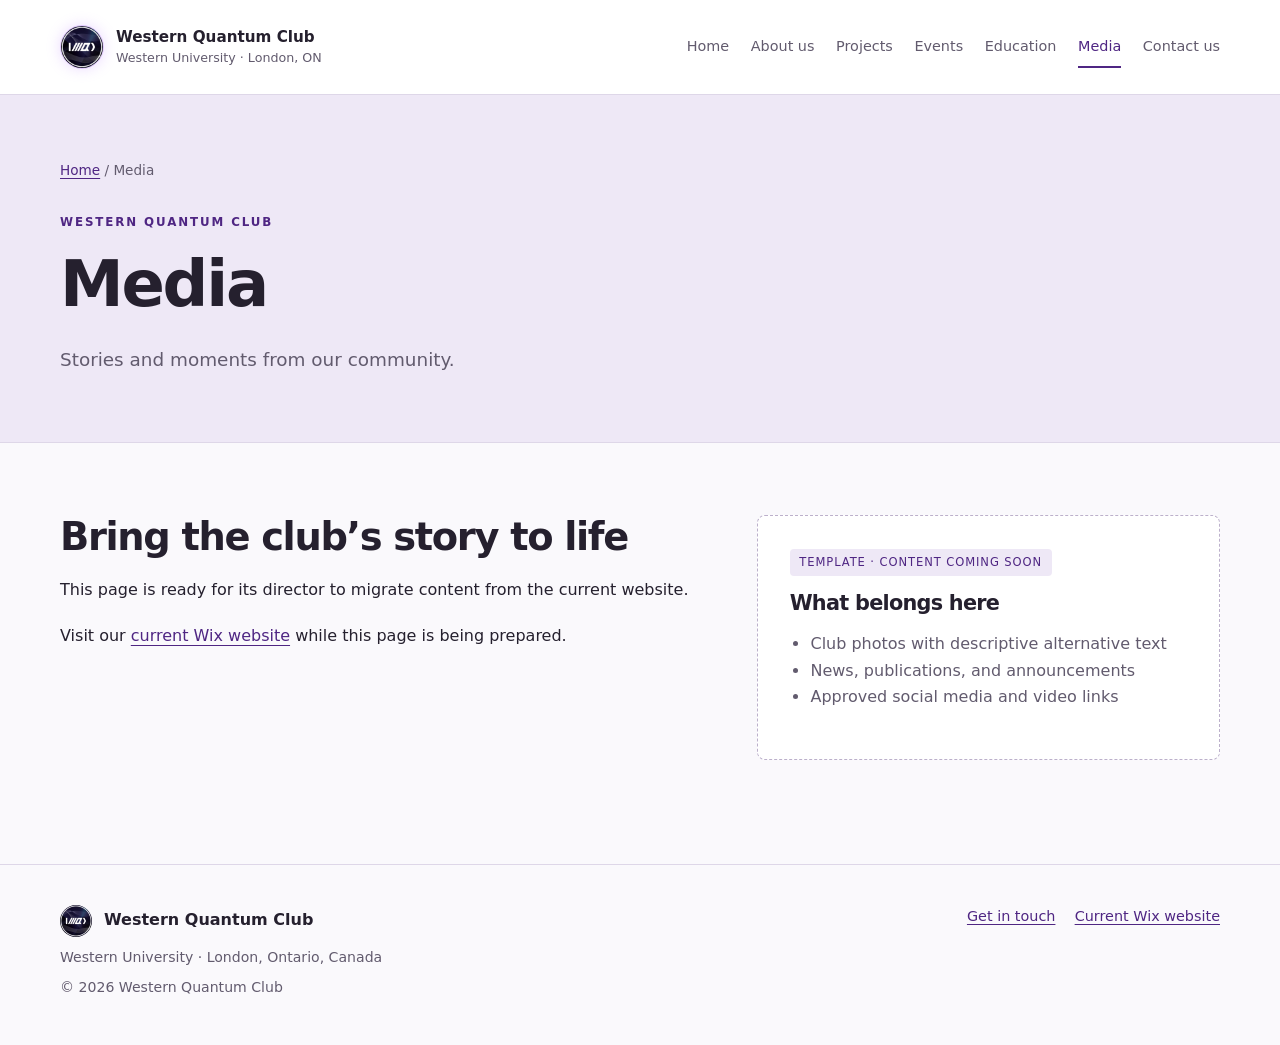
<file: media/index.html>
<!doctype html>
<html lang="en">
<head>
  <meta charset="utf-8">
  <meta name="viewport" content="width=device-width, initial-scale=1">
  <title>Media | Western Quantum Club</title>
  <meta name="description" content="Stories and moments from our community.">
  <link rel="stylesheet" href="../assets/css/styles.css">
  <script src="../assets/js/site.js" defer></script>
</head>
<body data-page="media">
  <a class="skip-link" href="#main">Skip to content</a>
  <header id="site-header" class="site-header"></header>
  <main id="main" tabindex="-1">
    <!-- Media owner: edit this file. Shared header/footer live in assets/js/site.js. -->
    <section class="page-intro">
      <div class="container">
        <div class="breadcrumb"><a href="../">Home</a> / Media</div>
        <p class="eyebrow">Western Quantum Club</p>
        <h1>Media</h1>
        <p class="lead">Stories and moments from our community.</p>
      </div>
    </section>
    <section class="section container content-grid" aria-labelledby="page-heading">
      <div><h2 id="page-heading">Bring the club’s story to life</h2><p>This page is ready for its director to migrate content from the current website.</p><p>Visit our <a href="https://www.westernquantumclub.ca/">current Wix website</a> while this page is being prepared.</p></div>
      <!-- Replace this checklist with the page’s real content before publishing. -->
      <aside class="placeholder" aria-label="Migration checklist">
        <span class="placeholder-label">Template · content coming soon</span>
        <h3>What belongs here</h3>
        <ul><li>Club photos with descriptive alternative text</li><li>News, publications, and announcements</li><li>Approved social media and video links</li></ul>
      </aside>
    </section>
  </main>
  <footer id="site-footer" class="site-footer"></footer>
</body>
</html>
</file>
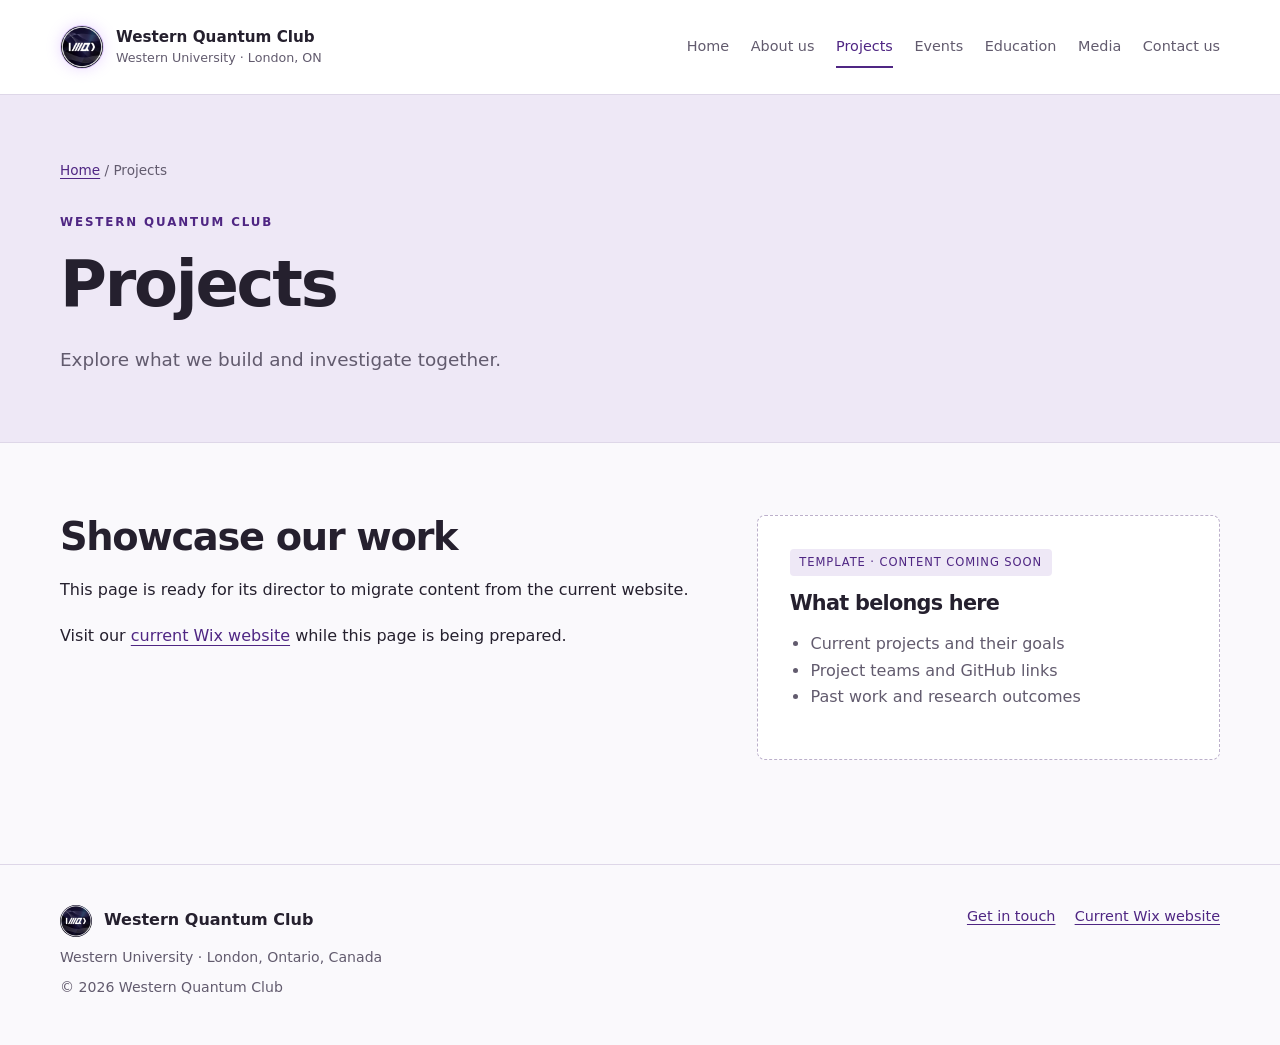
<file: projects/index.html>
<!doctype html>
<html lang="en">
<head>
  <meta charset="utf-8">
  <meta name="viewport" content="width=device-width, initial-scale=1">
  <title>Projects | Western Quantum Club</title>
  <meta name="description" content="Explore what we build and investigate together.">
  <link rel="stylesheet" href="../assets/css/styles.css">
  <script src="../assets/js/site.js" defer></script>
</head>
<body data-page="projects">
  <a class="skip-link" href="#main">Skip to content</a>
  <header id="site-header" class="site-header"></header>
  <main id="main" tabindex="-1">
    <!-- Projects owner: edit this file. Shared header/footer live in assets/js/site.js. -->
    <section class="page-intro">
      <div class="container">
        <div class="breadcrumb"><a href="../">Home</a> / Projects</div>
        <p class="eyebrow">Western Quantum Club</p>
        <h1>Projects</h1>
        <p class="lead">Explore what we build and investigate together.</p>
      </div>
    </section>
    <section class="section container content-grid" aria-labelledby="page-heading">
      <div><h2 id="page-heading">Showcase our work</h2><p>This page is ready for its director to migrate content from the current website.</p><p>Visit our <a href="https://www.westernquantumclub.ca/">current Wix website</a> while this page is being prepared.</p></div>
      <!-- Replace this checklist with the page’s real content before publishing. -->
      <aside class="placeholder" aria-label="Migration checklist">
        <span class="placeholder-label">Template · content coming soon</span>
        <h3>What belongs here</h3>
        <ul><li>Current projects and their goals</li><li>Project teams and GitHub links</li><li>Past work and research outcomes</li></ul>
      </aside>
    </section>
  </main>
  <footer id="site-footer" class="site-footer"></footer>
</body>
</html>
</file>
<file: assets/css/styles.css>
/* Shared design tokens: change club-wide colours and spacing here. */
:root {
  --purple: #4f2683;
  --purple-dark: #24113e;
  --lavender: #eee8f6;
  --paper: #faf9fc;
  --ink: #25202e;
  --muted: #625b6e;
  --line: #ded7e8;
  --width: 1160px;
}
* { box-sizing: border-box; }
body { margin: 0; background: var(--paper); color: var(--ink); font-family: system-ui, -apple-system, BlinkMacSystemFont, "Segoe UI", sans-serif; line-height: 1.65; }
a { color: var(--purple); text-underline-offset: .22em; }
a:hover { text-decoration-thickness: 2px; }
button { font: inherit; }
:focus-visible { outline: 3px solid #ae6ee8; outline-offset: 5px; }
.container { width: min(var(--width), calc(100% - 3rem)); margin-inline: auto; }
.skip-link { position: absolute; left: 1rem; top: -6rem; padding: .7rem 1rem; background: white; z-index: 20; }
.skip-link:focus { top: 1rem; }
.site-header { background: white; border-bottom: 1px solid var(--line); }
.header-inner { display: flex; align-items: center; justify-content: space-between; gap: 2rem; min-height: 94px; }
.brand { display: flex; align-items: center; gap: .75rem; text-decoration: none; color: var(--ink); line-height: 1.25; font-size: .95rem; font-weight: 650; }
.brand-mark { display: grid; place-items: center; width: 47px; height: 47px; border-radius: 50%; background: var(--purple); color: white; font-size: .85rem; letter-spacing: -.04em; }
.brand small { display: block; color: var(--muted); font-weight: 400; margin-top: .2rem; }
.nav-links { display: flex; gap: 1.35rem; align-items: center; }
.nav-links a { color: var(--muted); text-decoration: none; font-size: .9rem; padding-block: .45rem; }
.nav-links a:hover, .nav-links a[aria-current="page"] { color: var(--purple); }
.nav-links a[aria-current="page"] { box-shadow: 0 2px var(--purple); }
.menu-toggle { display: none; border: 1px solid var(--line); background: white; padding: .4rem .8rem; border-radius: 6px; color: var(--purple); cursor: pointer; }
.hero { background: var(--purple-dark); color: white; padding: 6rem 0; overflow: hidden; }
.hero-grid { display: grid; grid-template-columns: 1.35fr 1fr; align-items: center; gap: 3rem; }
.eyebrow { text-transform: uppercase; font-size: .74rem; letter-spacing: .16em; font-weight: 700; color: var(--purple); margin: 0 0 1rem; }
.hero .eyebrow { color: #d4b4f5; }
h1, h2, h3 { line-height: 1.12; letter-spacing: -.035em; }
h1 { font-size: clamp(2.6rem, 5.5vw, 4.8rem); font-weight: 600; margin: 0 0 1.5rem; max-width: 850px; }
h2 { font-size: clamp(1.8rem, 3vw, 2.5rem); font-weight: 600; margin: 0 0 1.2rem; }
h3 { font-size: 1.3rem; font-weight: 600; margin: 0 0 .8rem; }
p { margin: 0 0 1.2rem; }
.lead { max-width: 660px; font-size: 1.15rem; color: var(--muted); }
.hero .lead { color: #d9d0e5; }
.actions { display: flex; flex-wrap: wrap; gap: .8rem; margin-top: 2rem; }
.button { display: inline-block; padding: .8rem 1.2rem; background: var(--purple); color: white; border-radius: 5px; text-decoration: none; font-weight: 600; font-size: .95rem; }
.hero .button { background: #e6d5fa; color: var(--purple-dark); }
.hero .button.secondary { background: transparent; color: white; box-shadow: inset 0 0 0 1px #7a6393; }
.button:hover { filter: brightness(.93); }
.quantum-art { position: relative; width: 100%; max-width: 370px; aspect-ratio: 1; margin-inline: auto; border: 1px solid #70568e; border-radius: 50%; background: radial-gradient(circle, #7548a742, transparent 65%); }
.quantum-art::before, .quantum-art::after { content: ""; position: absolute; inset: 15% -8%; border: 1px solid #a37bc6; border-radius: 50%; transform: rotate(-40deg); }
.quantum-art::after { transform: rotate(40deg); }
.quantum-art span { position: absolute; inset: 38%; border-radius: 50%; display: grid; place-items: center; background: #e6d5fa; color: var(--purple); font: 2.5rem Georgia, serif; box-shadow: 0 0 60px #bc83ff40; }
.quantum-art i { position: absolute; top: 10%; left: 22%; width: 12px; height: 12px; background: #d4b4f5; border-radius: 50%; }
.section { padding-block: 4.5rem; }
.section-heading { display: flex; justify-content: space-between; align-items: end; gap: 2rem; margin-bottom: 2rem; }
.section-heading p { max-width: 440px; color: var(--muted); margin: 0; }
.cards { display: grid; grid-template-columns: repeat(3, 1fr); gap: 1.25rem; }
.card { background: white; border: 1px solid var(--line); padding: 1.8rem; border-radius: 8px; }
.card p { color: var(--muted); }
.card-number { display: block; color: var(--purple); font-size: .8rem; margin-bottom: 2rem; }
.card a { font-weight: 600; }
.callout { padding: 2.5rem; background: var(--lavender); border-radius: 8px; }
.page-intro { padding-block: 4rem 3rem; border-bottom: 1px solid var(--line); background: var(--lavender); }
.page-intro h1 { font-size: clamp(2.6rem, 5vw, 4rem); }
.breadcrumb { font-size: .85rem; color: var(--muted); margin-bottom: 2rem; }
.content-grid { display: grid; grid-template-columns: 1.4fr 1fr; gap: 3rem; align-items: start; }
.placeholder { background: white; border: 1px dashed #bcb0cb; border-radius: 8px; padding: 2rem; }
.placeholder-label { display: inline-block; font-size: .72rem; letter-spacing: .08em; text-transform: uppercase; background: var(--lavender); color: var(--purple); padding: .25rem .6rem; border-radius: 4px; margin-bottom: 1rem; }
.placeholder ul { padding-left: 1.3rem; color: var(--muted); }
.site-footer { border-top: 1px solid var(--line); padding-block: 2.5rem; margin-top: 2rem; }
.footer-inner { display: flex; justify-content: space-between; gap: 2rem; }
.site-footer p { color: var(--muted); font-size: .88rem; margin-bottom: .4rem; }
.footer-links { display: flex; gap: 1.2rem; align-items: start; font-size: .9rem; }
@media (max-width: 1000px) {
  .header-inner { flex-wrap: wrap; gap: 0; padding-block: 1rem; }
  .menu-toggle { display: inline-block; }
  .nav-links { display: none; width: 100%; flex-direction: column; align-items: stretch; gap: .2rem; padding-top: 1rem; }
  .nav-links.is-open { display: flex; }
  .nav-links a { padding: .6rem; }
  .hero { padding-block: 4rem; }
  .hero-grid { grid-template-columns: 1.4fr 1fr; }
}
@media (max-width: 680px) {
  .container { width: calc(100% - 2rem); }
  .hero-grid, .cards, .content-grid { grid-template-columns: 1fr; }
  .quantum-art { max-width: 220px; margin-top: 1rem; }
  .section { padding-block: 3rem; }
  .section-heading, .footer-inner { flex-direction: column; align-items: start; }
  .callout { padding: 1.5rem; }
  .page-intro { padding-block: 2.5rem 2rem; }
}

/* ==========================================================================
   WATERLOO DEFENCE-INSPIRED QUANTUM DESIGN EXTENSIONS
   Tailored for Western Quantum Club (Home & Events pages)
   ========================================================================== */

:root {
  --tech-mono: ui-monospace, SFMono-Regular, Menlo, Monaco, Consolas, "Liberation Mono", "Courier New", monospace;
  --accent-cyan: #79e2f2;
  --accent-violet: #bc83ff;
  --accent-lilac: #d4b4f5;
  --bg-deep: #0e051a;
  --surface-tech: #170a2b;
  --surface-tech-hover: #220f3d;
  --line-tech: rgba(188, 131, 255, 0.18);
  --line-dashed: 1px dashed rgba(188, 131, 255, 0.35);
}

.hud-mono {
  font-family: var(--tech-mono);
  letter-spacing: 0.04em;
}

/* Hero Quantum (Waterloo Defence Dark Grid & Bloch Visualizer) */
.hero-quantum {
  background: radial-gradient(circle at 75% 30%, #2e1350 0%, #150826 55%, #0d0417 100%);
  color: #faf9fc;
  border-bottom: 1px solid var(--line-tech);
  padding: 4.5rem 0 5rem;
  position: relative;
  overflow: hidden;
}

.hero-quantum::before {
  content: "";
  position: absolute;
  inset: 0;
  background-image: 
    linear-gradient(to right, rgba(188, 131, 255, 0.05) 1px, transparent 1px),
    linear-gradient(to bottom, rgba(188, 131, 255, 0.05) 1px, transparent 1px);
  background-size: 40px 40px;
  pointer-events: none;
}

.hero-quantum-grid {
  display: grid;
  grid-template-columns: 1.15fr 1.05fr;
  align-items: center;
  gap: 3.5rem;
  position: relative;
  z-index: 2;
}

.tech-tag {
  display: inline-flex;
  align-items: center;
  gap: 0.5rem;
  font-family: var(--tech-mono);
  font-size: 0.74rem;
  text-transform: uppercase;
  letter-spacing: 0.08em;
  color: var(--accent-lilac);
  background: rgba(79, 38, 131, 0.45);
  border: 1px solid rgba(188, 131, 255, 0.3);
  padding: 0.35rem 0.75rem;
  border-radius: 4px;
  margin-bottom: 1.25rem;
}

.hero-title-tech {
  font-size: clamp(2.4rem, 4.2vw, 3.8rem);
  font-weight: 700;
  line-height: 1.06;
  letter-spacing: -0.04em;
  color: #ffffff;
  margin: 0 0 1.25rem;
  text-transform: uppercase;
}

.hero-title-tech span {
  color: var(--accent-violet);
  text-shadow: 0 0 35px rgba(188, 131, 255, 0.45);
}

.hero-lead-tech {
  font-size: 1.12rem;
  line-height: 1.65;
  color: #d1c4e0;
  max-width: 580px;
  margin-bottom: 2rem;
}

.tech-actions {
  display: flex;
  flex-wrap: wrap;
  gap: 1rem;
  align-items: center;
}

.btn-tech {
  display: inline-flex;
  align-items: center;
  gap: 0.5rem;
  font-family: var(--tech-mono);
  font-size: 0.82rem;
  text-transform: uppercase;
  font-weight: 600;
  letter-spacing: 0.05em;
  padding: 0.85rem 1.4rem;
  background: #ffffff;
  color: var(--purple-dark);
  text-decoration: none;
  border-radius: 4px;
  transition: all 0.2s ease;
  box-shadow: 0 4px 18px rgba(0, 0, 0, 0.35);
}

.btn-tech:hover {
  background: var(--accent-lilac);
  transform: translateY(-1px);
}

.btn-tech-outline {
  display: inline-flex;
  align-items: center;
  gap: 0.5rem;
  font-family: var(--tech-mono);
  font-size: 0.82rem;
  text-transform: uppercase;
  font-weight: 600;
  letter-spacing: 0.05em;
  padding: 0.85rem 1.4rem;
  background: transparent;
  color: #ffffff;
  text-decoration: none;
  border: 1px solid rgba(188, 131, 255, 0.45);
  border-radius: 4px;
  transition: all 0.2s ease;
}

.btn-tech-outline:hover {
  background: rgba(188, 131, 255, 0.12);
  border-color: var(--accent-violet);
}

/* 3D Bloch Sphere Component Container */
.bloch-box {
  background: rgba(14, 5, 26, 0.85);
  border: 1px solid rgba(188, 131, 255, 0.3);
  border-radius: 12px;
  overflow: hidden;
  box-shadow: 0 12px 40px rgba(0, 0, 0, 0.6), inset 0 0 30px rgba(79, 38, 131, 0.2);
  backdrop-filter: blur(8px);
}

.bloch-header {
  display: flex;
  justify-content: space-between;
  align-items: center;
  padding: 0.75rem 1rem;
  background: rgba(23, 10, 43, 0.85);
  border-bottom: 1px solid rgba(188, 131, 255, 0.2);
  font-family: var(--tech-mono);
  font-size: 0.72rem;
  color: var(--accent-lilac);
  text-transform: uppercase;
  letter-spacing: 0.06em;
}

.bloch-canvas-container {
  position: relative;
  width: 100%;
  height: 380px;
  display: flex;
  align-items: center;
  justify-content: center;
  background: radial-gradient(circle at center, #180930 0%, #0d0417 80%);
}

#bloch-canvas {
  width: 100%;
  height: 100%;
  display: block;
  cursor: grab;
}

#bloch-canvas:active {
  cursor: grabbing;
}

.bloch-hud-hint {
  position: absolute;
  bottom: 10px;
  left: 14px;
  font-family: var(--tech-mono);
  font-size: 0.68rem;
  color: rgba(212, 180, 245, 0.7);
  pointer-events: none;
  background: rgba(14, 5, 26, 0.75);
  padding: 0.2rem 0.5rem;
  border-radius: 3px;
  border: 1px solid rgba(188, 131, 255, 0.15);
}

.bloch-hud-readout {
  position: absolute;
  top: 10px;
  right: 14px;
  font-family: var(--tech-mono);
  font-size: 0.68rem;
  color: var(--accent-violet);
  pointer-events: none;
  background: rgba(14, 5, 26, 0.75);
  padding: 0.25rem 0.6rem;
  border-radius: 3px;
  border: 1px solid rgba(188, 131, 255, 0.2);
}

.bloch-footer-controls {
  padding: 0.9rem 1rem;
  background: rgba(20, 8, 38, 0.95);
  border-top: 1px solid rgba(188, 131, 255, 0.18);
}

.bloch-presets-bar {
  display: flex;
  flex-wrap: wrap;
  gap: 0.4rem;
  align-items: center;
  margin-bottom: 0.75rem;
}

.bloch-presets-label {
  font-family: var(--tech-mono);
  font-size: 0.68rem;
  color: var(--accent-lilac);
  text-transform: uppercase;
  margin-right: 0.3rem;
}

.preset-chip {
  font-family: var(--tech-mono);
  font-size: 0.72rem;
  padding: 0.3rem 0.6rem;
  background: rgba(79, 38, 131, 0.35);
  color: #e6d5fa;
  border: 1px solid rgba(188, 131, 255, 0.25);
  border-radius: 4px;
  cursor: pointer;
  transition: all 0.15s ease;
}

.preset-chip:hover {
  background: rgba(188, 131, 255, 0.25);
  color: #ffffff;
  border-color: var(--accent-violet);
}

.preset-chip.is-active {
  background: var(--purple);
  color: #ffffff;
  border-color: var(--accent-violet);
  box-shadow: 0 0 10px rgba(188, 131, 255, 0.5);
}

.bloch-telemetry-grid {
  display: grid;
  grid-template-columns: repeat(2, 1fr);
  gap: 0.6rem;
  font-family: var(--tech-mono);
  font-size: 0.7rem;
  color: #c4b5d6;
}

.telemetry-row {
  display: flex;
  justify-content: space-between;
  align-items: center;
  background: rgba(13, 5, 23, 0.6);
  padding: 0.35rem 0.6rem;
  border-radius: 3px;
  border: 1px solid rgba(188, 131, 255, 0.12);
}

.telemetry-val {
  color: #ffffff;
  font-weight: 600;
}

.prob-meter {
  display: flex;
  align-items: center;
  gap: 0.5rem;
  width: 100%;
}

.meter-track {
  flex: 1;
  height: 4px;
  background: rgba(79, 38, 131, 0.5);
  border-radius: 2px;
  overflow: hidden;
}

.meter-fill {
  height: 100%;
  background: var(--accent-violet);
  transition: width 0.1s linear;
}

/* Interactive Quantum Stats Strip */
.quantum-stats-strip {
  background: rgba(18, 7, 34, 0.78);
  backdrop-filter: blur(14px);
  -webkit-backdrop-filter: blur(14px);
  border-top: 1px solid rgba(188, 131, 255, 0.22);
  border-bottom: 1px solid rgba(188, 131, 255, 0.22);
  padding: 2rem 0;
  position: relative;
  z-index: 10;
}

.stats-grid {
  display: grid;
  grid-template-columns: repeat(4, 1fr);
  gap: 1.5rem;
}

.stat-card {
  display: flex;
  flex-direction: column;
  gap: 0.35rem;
  padding: 0.5rem 1rem;
  border-left: 2px solid rgba(188, 131, 255, 0.35);
  transition: all 0.25s ease;
}

.stat-card:hover {
  border-left-color: var(--accent-violet);
  transform: translateX(3px);
}

.stat-number {
  font-family: var(--font-heading);
  font-size: clamp(2rem, 3.2vw, 2.75rem);
  font-weight: 800;
  line-height: 1;
  background: linear-gradient(135deg, #ffffff 30%, #c48eff 100%);
  -webkit-background-clip: text;
  -webkit-text-fill-color: transparent;
  letter-spacing: -0.03em;
}

.stat-label {
  font-family: var(--tech-mono);
  font-size: 0.72rem;
  text-transform: uppercase;
  letter-spacing: 0.05em;
  color: #cbb9df;
}

@media (max-width: 768px) {
  .stats-grid {
    grid-template-columns: repeat(2, 1fr);
    gap: 1.25rem;
  }
}

/* Card Icon Box for Subteams */
.card-icon-box {
  width: 44px;
  height: 44px;
  border-radius: 10px;
  background: rgba(188, 131, 255, 0.12);
  border: 1px solid rgba(188, 131, 255, 0.3);
  display: flex;
  align-items: center;
  justify-content: center;
  margin-bottom: 1.25rem;
  color: var(--accent-violet);
  transition: all 0.25s ease;
}

.tech-card:hover .card-icon-box {
  background: rgba(188, 131, 255, 0.25);
  box-shadow: 0 0 16px rgba(188, 131, 255, 0.45);
  color: #ffffff;
  transform: scale(1.06);
}

.card-icon-box svg {
  width: 22px;
  height: 22px;
  stroke: currentColor;
}

/* Interactive Quantum Gate Sandbox Playground */
.gate-playground-box {
  background: rgba(18, 7, 36, 0.82);
  border: 1px solid rgba(188, 131, 255, 0.3);
  border-radius: 16px;
  padding: 2.25rem;
  backdrop-filter: blur(14px);
  -webkit-backdrop-filter: blur(14px);
  position: relative;
  overflow: hidden;
  box-shadow: 0 16px 40px rgba(0, 0, 0, 0.5);
  margin-bottom: 3.5rem;
}

.gate-controls-bar {
  display: flex;
  flex-wrap: wrap;
  gap: 0.75rem;
  align-items: center;
  margin-top: 1.5rem;
}

.btn-gate {
  font-family: var(--tech-mono);
  font-size: 0.82rem;
  font-weight: 700;
  display: inline-flex;
  align-items: center;
  gap: 0.6rem;
  padding: 0.75rem 1.25rem;
  background: rgba(79, 38, 131, 0.4);
  color: #ffffff;
  border: 1px solid rgba(188, 131, 255, 0.35);
  border-radius: 8px;
  cursor: pointer;
  transition: all 0.2s ease;
}

.btn-gate:hover {
  background: rgba(188, 131, 255, 0.25);
  border-color: var(--accent-violet);
  box-shadow: 0 0 18px rgba(188, 131, 255, 0.4);
  transform: translateY(-2px);
}

.btn-gate.is-active {
  background: var(--purple);
  border-color: #bc83ff;
  box-shadow: 0 0 16px rgba(188, 131, 255, 0.5);
}

.btn-gate.btn-measure {
  background: linear-gradient(135deg, rgba(188, 131, 255, 0.35), rgba(79, 38, 131, 0.65));
  border-color: #bc83ff;
}

.gate-live-output {
  margin-top: 1.5rem;
  padding: 1rem 1.25rem;
  background: rgba(10, 3, 20, 0.75);
  border: 1px dashed rgba(188, 131, 255, 0.3);
  border-radius: 8px;
  font-family: var(--tech-mono);
  font-size: 0.82rem;
  color: #d8caea;
  display: flex;
  align-items: center;
  gap: 0.75rem;
}

.gate-live-badge {
  background: var(--accent-violet);
  color: #0d0417;
  font-weight: 800;
  padding: 0.22rem 0.55rem;
  border-radius: 4px;
  font-size: 0.68rem;
  letter-spacing: 0.05em;
  text-transform: uppercase;
}

/* Technical Overview Strip */
.telemetry-ticker {
  background: #140924;
  border-bottom: 1px solid rgba(188, 131, 255, 0.15);
  padding: 0.85rem 0;
  font-family: var(--tech-mono);
  font-size: 0.72rem;
  text-transform: uppercase;
  letter-spacing: 0.05em;
  color: #a797be;
}

.ticker-grid {
  display: grid;
  grid-template-columns: repeat(4, 1fr);
  gap: 1.5rem;
}

.ticker-item {
  display: flex;
  align-items: center;
  gap: 0.5rem;
}

.ticker-num {
  color: var(--accent-violet);
  font-weight: bold;
}

/* Waterloo Defence Technical Section Header */
.tech-divider {
  display: flex;
  align-items: center;
  gap: 0.75rem;
  font-family: var(--tech-mono);
  font-size: 0.72rem;
  text-transform: uppercase;
  letter-spacing: 0.08em;
  color: var(--muted);
  margin-bottom: 2.5rem;
}

.tech-divider::after {
  content: "";
  flex: 1;
  border-top: 1px dashed var(--line);
}

.tech-divider-dark {
  color: var(--accent-lilac);
}
.tech-divider-dark::after {
  border-top: 1px dashed rgba(188, 131, 255, 0.35);
}

/* Modular High-Tech Cards */
.tech-card-grid {
  display: grid;
  grid-template-columns: repeat(auto-fit, minmax(260px, 1fr));
  gap: 1.5rem;
}

.tech-card {
  background: #ffffff;
  border: 1px solid var(--line);
  border-radius: 12px;
  padding: 1.75rem;
  position: relative;
  transition: all 0.2s ease;
  display: flex;
  flex-direction: column;
}

.tech-card:hover {
  transform: translateY(-3px);
  border-color: var(--purple);
  box-shadow: 0 8px 24px rgba(79, 38, 131, 0.1);
}

.card-tech-header {
  display: flex;
  justify-content: space-between;
  align-items: baseline;
  margin-bottom: 1rem;
  font-family: var(--tech-mono);
  font-size: 0.72rem;
}

.badge-pill {
  font-family: var(--tech-mono);
  font-size: 0.68rem;
  padding: 0.22rem 0.55rem;
  border-radius: 4px;
  background: var(--lavender);
  color: var(--purple);
  font-weight: 600;
  text-transform: uppercase;
}

/* Event Card Boxes (Modern, soft, easier on the eyes) */
.event-card-grid {
  display: grid;
  grid-template-columns: repeat(auto-fill, minmax(320px, 1fr));
  gap: 1.85rem;
}

.event-box {
  background: #ffffff;
  border: 1px solid var(--line);
  border-radius: 14px;
  overflow: hidden;
  box-shadow: 0 4px 18px rgba(79, 38, 131, 0.05);
  transition: all 0.25s ease;
  display: flex;
  flex-direction: column;
}

.event-box:hover {
  transform: translateY(-4px);
  border-color: #9f76c5;
  box-shadow: 0 12px 32px rgba(79, 38, 131, 0.12);
}

/* Event Photo Slot: Dedicated image frame with stylish visual placeholder */
.event-photo-container {
  position: relative;
  width: 100%;
  height: 185px;
  background: radial-gradient(circle at 75% 30%, #3b1666 0%, #1e0b38 65%, #10051e 100%);
  display: flex;
  align-items: center;
  justify-content: center;
  overflow: hidden;
  border-bottom: 1px solid var(--line);
}

.event-photo-container img {
  width: 100%;
  height: 100%;
  object-fit: cover;
  transition: transform 0.35s ease;
  display: block;
}

.event-box:hover .event-photo-container img {
  transform: scale(1.04);
}

.event-photo-placeholder {
  display: flex;
  flex-direction: column;
  align-items: center;
  justify-content: center;
  gap: 0.5rem;
  color: #d4b4f5;
  font-family: var(--tech-mono);
  font-size: 0.72rem;
  text-align: center;
  padding: 1rem;
}

.event-photo-placeholder svg {
  width: 32px;
  height: 32px;
  stroke: #bc83ff;
  opacity: 0.85;
}

.event-photo-badge {
  position: absolute;
  top: 12px;
  left: 12px;
  background: rgba(14, 5, 26, 0.78);
  backdrop-filter: blur(6px);
  border: 1px solid rgba(188, 131, 255, 0.35);
  color: #ffffff;
  font-family: var(--tech-mono);
  font-size: 0.68rem;
  font-weight: 700;
  text-transform: uppercase;
  padding: 0.25rem 0.6rem;
  border-radius: 4px;
  letter-spacing: 0.04em;
}

.event-box-content {
  padding: 1.5rem;
  display: flex;
  flex-direction: column;
  flex: 1;
}

.event-meta {
  display: flex;
  flex-wrap: wrap;
  align-items: center;
  gap: 0.5rem;
  font-family: var(--tech-mono);
  font-size: 0.7rem;
  text-transform: uppercase;
  color: var(--muted);
  margin-bottom: 0.75rem;
}

.event-date {
  color: var(--purple);
  font-weight: 700;
}

.event-box-content h3 {
  font-size: 1.22rem;
  margin: 0 0 0.65rem;
  color: var(--ink);
  line-height: 1.3;
}

.event-box-content p {
  color: var(--muted);
  font-size: 0.9rem;
  line-height: 1.6;
  margin-bottom: 1.25rem;
  flex: 1;
}

.event-tags-row {
  display: flex;
  flex-wrap: wrap;
  gap: 0.45rem;
  margin-top: auto;
  padding-top: 1rem;
  border-top: 1px solid var(--line);
}

/* Instagram Showcase Component */
.insta-showcase {
  background: #140822;
  border: 1px solid rgba(188, 131, 255, 0.25);
  border-radius: 12px;
  padding: 2.25rem;
  color: #ffffff;
  margin-bottom: 3.5rem;
}

.insta-header {
  display: flex;
  flex-wrap: wrap;
  justify-content: space-between;
  align-items: center;
  gap: 1.25rem;
  margin-bottom: 2rem;
  padding-bottom: 1.25rem;
  border-bottom: 1px solid rgba(188, 131, 255, 0.2);
}

.insta-profile-lockup {
  display: flex;
  align-items: center;
  gap: 1rem;
}

.insta-avatar {
  width: 52px;
  height: 52px;
  border-radius: 50%;
  background: linear-gradient(45deg, #f09433, #e6683c, #dc2743, #cc2366, #bc1888);
  padding: 2px;
  display: flex;
  align-items: center;
  justify-content: center;
}

.insta-avatar-inner {
  width: 100%;
  height: 100%;
  border-radius: 50%;
  background: #140822;
  display: grid;
  place-items: center;
  font-weight: 800;
  color: #ffffff;
  font-size: 1rem;
}

.insta-feed-grid {
  display: grid;
  grid-template-columns: repeat(auto-fill, minmax(240px, 1fr));
  gap: 1.25rem;
}

.insta-card {
  background: #1d0c33;
  border: 1px solid rgba(188, 131, 255, 0.18);
  border-radius: 8px;
  padding: 1.25rem;
  display: flex;
  flex-direction: column;
  justify-content: space-between;
  text-decoration: none;
  color: inherit;
  transition: all 0.2s ease;
}

.insta-card:hover {
  background: #261142;
  border-color: var(--accent-violet);
  transform: translateY(-2px);
}

.insta-card-header {
  display: flex;
  justify-content: space-between;
  font-family: var(--tech-mono);
  font-size: 0.68rem;
  color: var(--accent-lilac);
  margin-bottom: 0.85rem;
}

.insta-card-caption {
  font-size: 0.86rem;
  color: #d8cde6;
  line-height: 1.55;
  margin-bottom: 1rem;
}

.insta-card-footer {
  display: flex;
  justify-content: space-between;
  align-items: center;
  font-family: var(--tech-mono);
  font-size: 0.72rem;
  color: var(--accent-violet);
  font-weight: 600;
  padding-top: 0.6rem;
  border-top: 1px solid rgba(188, 131, 255, 0.12);
}

@media (max-width: 960px) {
  .hero-quantum-grid {
    grid-template-columns: 1fr;
    gap: 2.5rem;
  }
  .ticker-grid {
    grid-template-columns: repeat(2, 1fr);
  }
}

@media (max-width: 600px) {
  .ticker-grid {
    grid-template-columns: 1fr;
  }
  .bloch-canvas-container {
    height: 300px;
  }
}

/* ==========================================================================
   IMMERSIVE DYNAMIC DARK THEME (HOME PAGE)
   Waterloo Defence-inspired deep quantum theme with dynamic scroll background
   ========================================================================== */

/* Brand Logo */
.brand-logo {
  width: 44px;
  height: 44px;
  border-radius: 50%;
  object-fit: cover;
  border: 1.5px solid rgba(188, 131, 255, 0.45);
  box-shadow: 0 0 14px rgba(188, 131, 255, 0.3);
  display: block;
}

#quantum-scroll-bg {
  position: fixed;
  top: 0;
  left: 0;
  width: 100vw;
  height: 100vh;
  z-index: 0;
  pointer-events: none;
}

body[data-page="home"],
body[data-page="events"] {
  background: #090312;
  color: #f4edf9;
  overflow-x: hidden;
}

body[data-page="home"] #main,
body[data-page="events"] #main {
  position: relative;
  z-index: 2;
}

body[data-page="home"] .site-header,
body[data-page="events"] .site-header {
  background: rgba(14, 5, 26, 0.88);
  backdrop-filter: blur(14px);
  -webkit-backdrop-filter: blur(14px);
  border-bottom: 1px solid rgba(188, 131, 255, 0.2);
  position: sticky;
  top: 0;
  z-index: 100;
}

body[data-page="home"] .brand,
body[data-page="events"] .brand {
  color: #ffffff;
}

body[data-page="home"] .brand small,
body[data-page="events"] .brand small {
  color: #bda6d4;
}

body[data-page="home"] .nav-links a,
body[data-page="events"] .nav-links a {
  color: #d1c2e6;
}

body[data-page="home"] .nav-links a:hover,
body[data-page="home"] .nav-links a[aria-current="page"],
body[data-page="events"] .nav-links a:hover,
body[data-page="events"] .nav-links a[aria-current="page"] {
  color: #ffffff;
  text-shadow: 0 0 14px rgba(188, 131, 255, 0.65);
}

body[data-page="home"] .nav-links a[aria-current="page"],
body[data-page="events"] .nav-links a[aria-current="page"] {
  box-shadow: 0 2px var(--accent-violet);
}

body[data-page="home"] .menu-toggle,
body[data-page="events"] .menu-toggle {
  background: rgba(22, 9, 39, 0.85);
  border-color: rgba(188, 131, 255, 0.3);
  color: #ffffff;
}

body[data-page="home"] .hero-quantum,
body[data-page="events"] .hero-quantum {
  background: transparent;
  border-bottom: 1px solid rgba(188, 131, 255, 0.15);
}

body[data-page="home"] .hero-quantum::before,
body[data-page="events"] .hero-quantum::before {
  display: none;
}

/* Glassmorphism Dark Cards on Home & Events */
body[data-page="home"] .tech-card,
body[data-page="home"] .card,
body[data-page="events"] .event-box {
  background: rgba(22, 9, 41, 0.72);
  border: 1px solid rgba(188, 131, 255, 0.22);
  backdrop-filter: blur(14px);
  -webkit-backdrop-filter: blur(14px);
  color: #ffffff;
  box-shadow: 0 10px 32px rgba(0, 0, 0, 0.4);
  transition: all 0.28s cubic-bezier(0.16, 1, 0.3, 1);
}

body[data-page="home"] .tech-card:hover,
body[data-page="home"] .card:hover,
body[data-page="events"] .event-box:hover {
  background: rgba(35, 14, 64, 0.88);
  border-color: #bc83ff;
  transform: translateY(-5px);
  box-shadow: 0 16px 42px rgba(188, 131, 255, 0.22), inset 0 0 15px rgba(188, 131, 255, 0.1);
}

body[data-page="home"] .tech-card::before,
body[data-page="home"] .gate-playground-box::before {
  content: "";
  position: absolute;
  top: 0; left: 0; right: 0; bottom: 0;
  border-radius: inherit;
  background: radial-gradient(350px circle at var(--mouse-x, -500px) var(--mouse-y, -500px), rgba(188, 131, 255, 0.16), transparent 70%);
  pointer-events: none;
  opacity: 0;
  transition: opacity 0.3s ease;
  z-index: 0;
}

body[data-page="home"] .tech-card:hover::before,
body[data-page="home"] .gate-playground-box:hover::before {
  opacity: 1;
}

body[data-page="home"] .tech-card > *,
body[data-page="home"] .gate-playground-box > * {
  position: relative;
  z-index: 1;
}

body[data-page="home"] .tech-card h3,
body[data-page="home"] .card h3,
body[data-page="events"] .event-box h3 {
  color: #ffffff;
}

body[data-page="home"] .tech-card p,
body[data-page="home"] .card p,
body[data-page="events"] .event-box p {
  color: #d8caea;
}

body[data-page="home"] .tech-card a,
body[data-page="home"] .card a {
  color: var(--accent-lilac);
  text-decoration: none;
  transition: all 0.2s ease;
}

body[data-page="home"] .tech-card a:hover,
body[data-page="home"] .card a:hover {
  color: #ffffff;
  text-shadow: 0 0 10px rgba(188, 131, 255, 0.7);
}

body[data-page="events"] .event-meta {
  color: #c4b0db;
}

body[data-page="events"] .event-date {
  color: var(--accent-violet);
  font-weight: 700;
}

body[data-page="events"] .event-photo-container {
  height: 220px;
  background: #18092e;
  border-bottom: 1px solid rgba(188, 131, 255, 0.2);
}

body[data-page="events"] .event-photo-container img {
  width: 100%;
  height: 100%;
  object-fit: cover;
  transition: transform 0.4s ease;
}

body[data-page="events"] .event-box:hover .event-photo-container img {
  transform: scale(1.05);
}

.btn-insta-post {
  display: inline-flex;
  align-items: center;
  gap: 0.45rem;
  font-family: var(--tech-mono);
  font-size: 0.72rem;
  font-weight: 600;
  text-transform: uppercase;
  color: #ffffff;
  background: rgba(188, 131, 255, 0.16);
  border: 1px solid rgba(188, 131, 255, 0.35);
  padding: 0.45rem 0.85rem;
  border-radius: 4px;
  text-decoration: none;
  transition: all 0.2s ease;
  margin-top: 1rem;
}

.btn-insta-post:hover {
  background: var(--purple);
  border-color: var(--accent-violet);
  box-shadow: 0 0 14px rgba(188, 131, 255, 0.45);
  transform: translateY(-1px);
}

body[data-page="home"] .badge-pill,
body[data-page="events"] .badge-pill {
  background: rgba(79, 38, 131, 0.45);
  border: 1px solid rgba(188, 131, 255, 0.3);
  color: #e6d5fa;
}

body[data-page="home"] .section-heading p,
body[data-page="events"] .section-heading p {
  color: #c7b6d8;
}

body[data-page="home"] .eyebrow,
body[data-page="events"] .eyebrow {
  color: var(--accent-violet);
  text-shadow: 0 0 16px rgba(188, 131, 255, 0.5);
}

body[data-page="home"] h2,
body[data-page="events"] h2 {
  color: #ffffff;
}

body[data-page="home"] .tech-divider,
body[data-page="events"] .tech-divider {
  color: var(--accent-lilac);
}

body[data-page="home"] .tech-divider::after,
body[data-page="events"] .tech-divider::after {
  border-top: 1px dashed rgba(188, 131, 255, 0.35);
}

body[data-page="home"] .telemetry-ticker {
  background: rgba(18, 7, 34, 0.85);
  backdrop-filter: blur(10px);
}

body[data-page="home"] .site-footer,
body[data-page="events"] .site-footer {
  background: #07020f;
  border-top: 1px solid rgba(188, 131, 255, 0.2);
  color: #d1c2e6;
  position: relative;
  z-index: 2;
}

body[data-page="home"] .site-footer p,
body[data-page="events"] .site-footer p {
  color: #a491bc;
}

body[data-page="home"] .site-footer a,
body[data-page="events"] .site-footer a {
  color: var(--accent-lilac);
}

/* Floating Scroll Quantum Telemetry Pill */
.scroll-telemetry-pill {
  position: fixed;
  bottom: 24px;
  right: 24px;
  background: rgba(18, 7, 34, 0.85);
  border: 1px solid rgba(188, 131, 255, 0.35);
  backdrop-filter: blur(10px);
  padding: 0.45rem 0.9rem;
  border-radius: 999px;
  font-family: var(--tech-mono);
  font-size: 0.7rem;
  color: var(--accent-lilac);
  z-index: 90;
  display: flex;
  align-items: center;
  gap: 0.6rem;
  box-shadow: 0 8px 24px rgba(0, 0, 0, 0.45);
}

.scroll-indicator-dot {
  width: 7px;
  height: 7px;
  border-radius: 50%;
  background: #4ade80;
  box-shadow: 0 0 8px #4ade80;
}
</file>
